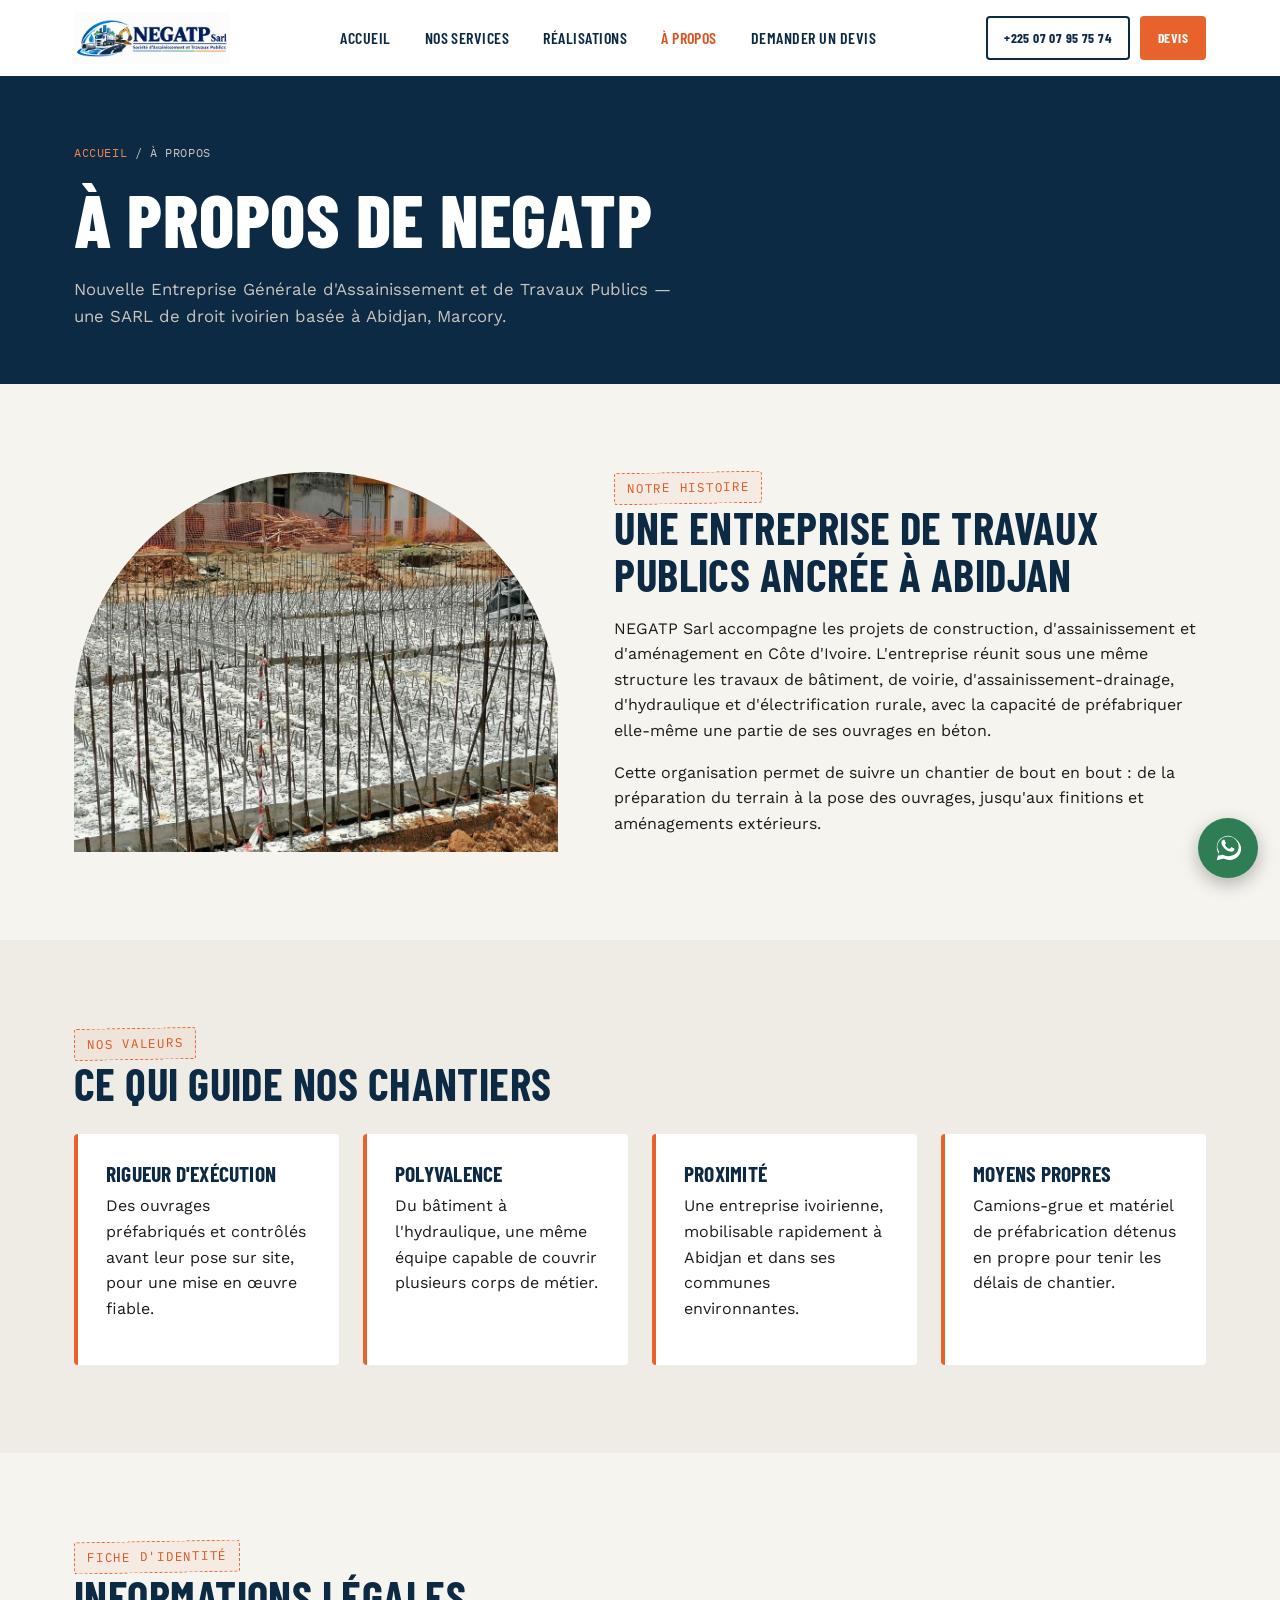
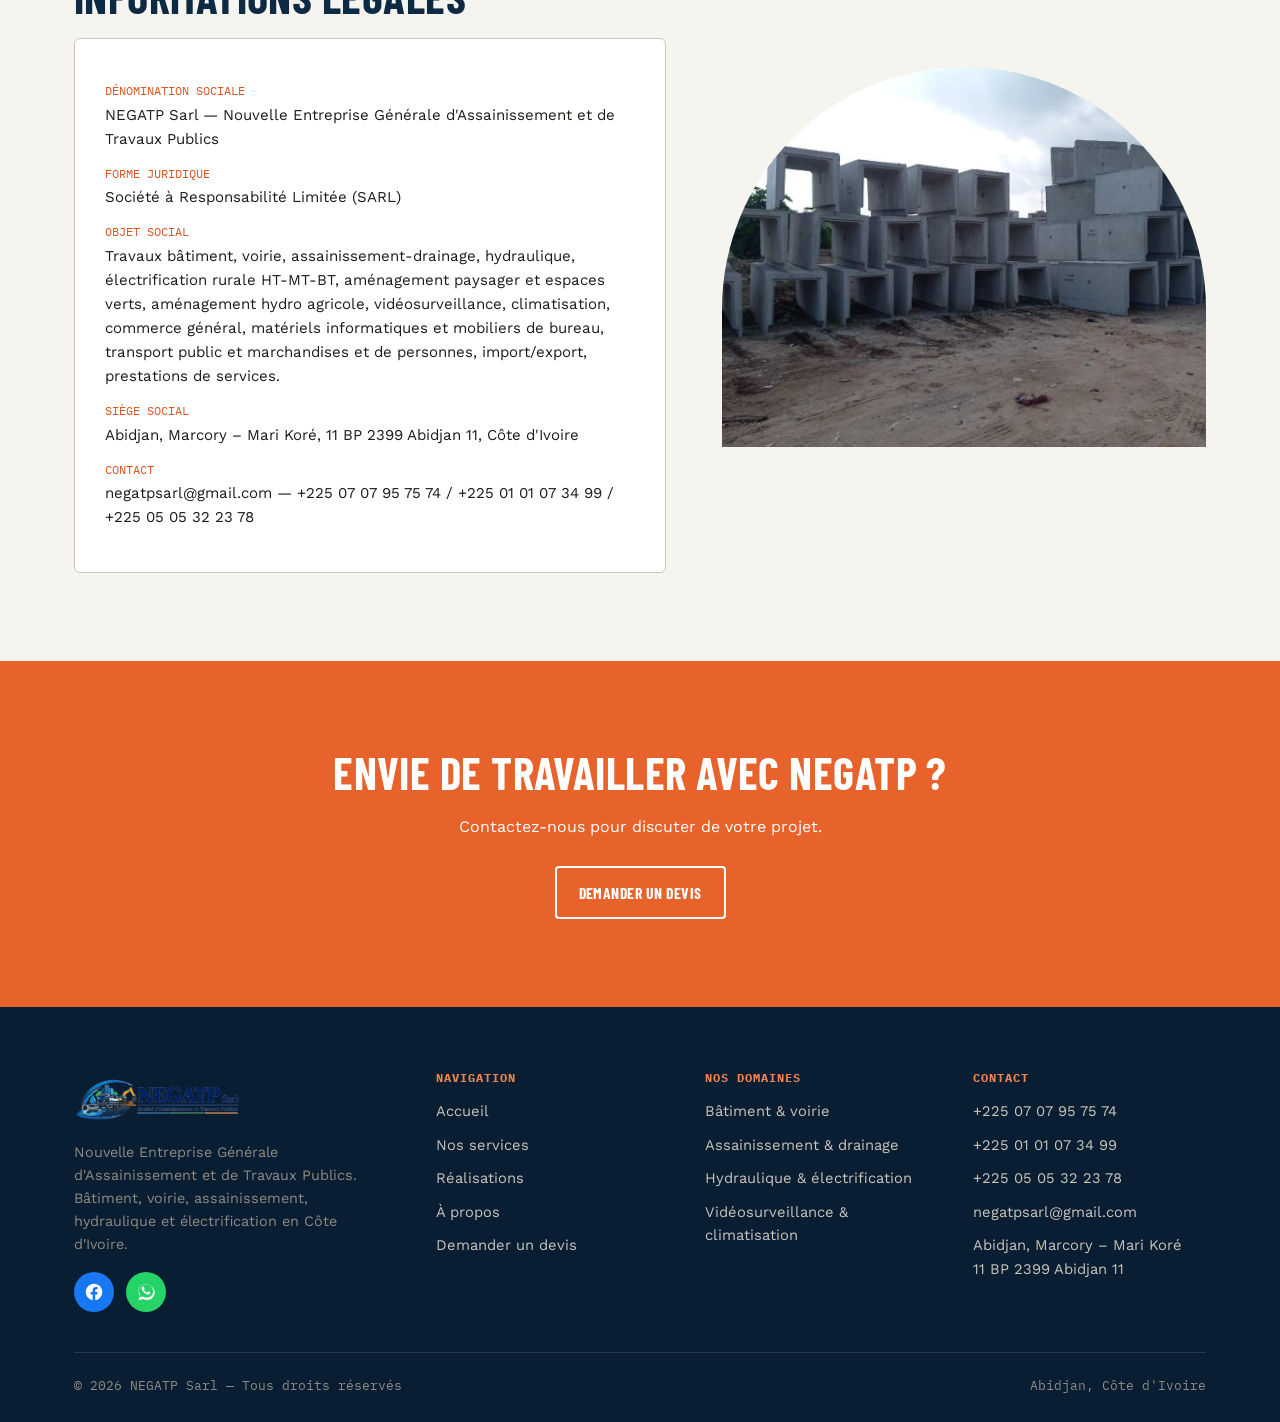
<file: apropos.html>
<!DOCTYPE html>
<html lang="fr">
<head>
<meta charset="UTF-8">
<meta name="viewport" content="width=device-width, initial-scale=1.0">
<title>À propos — NEGATP Sarl</title>
<meta name="description" content="NEGATP Sarl, Nouvelle Entreprise Générale d'Assainissement et de Travaux Publics, basée à Abidjan, Marcory.">
<meta name="robots" content="index, follow">
<link rel="canonical" href="https://www.votre-domaine.ci/apropos.html">
<meta property="og:type" content="website">
<meta property="og:locale" content="fr_CI">
<meta property="og:site_name" content="NEGATP Sarl">
<meta property="og:title" content="À propos — NEGATP Sarl">
<meta property="og:description" content="NEGATP Sarl, Nouvelle Entreprise Générale d'Assainissement et de Travaux Publics, basée à Abidjan, Marcory.">
<meta property="og:url" content="https://www.votre-domaine.ci/apropos.html">
<meta property="og:image" content="https://www.votre-domaine.ci/images/logo/logo.png">
<link rel="preconnect" href="https://fonts.googleapis.com">
<link href="https://fonts.googleapis.com/css2?family=Barlow+Condensed:wght@600;700;800&family=Work+Sans:wght@400;500;600&family=IBM+Plex+Mono:wght@500;600&display=swap" rel="stylesheet">
<link rel="stylesheet" href="css/style.css">
</head>
<body>

<header class="site-header">
  <div class="header-inner">
    <a href="index.html" class="brand">
      <img src="images/logo/logo.png" alt="NEGATP Sarl — Société d'Assainissement et Travaux Publics">
    </a>
    <nav class="main-nav">
      <a href="index.html">Accueil</a>
      <a href="services.html">Nos services</a>
      <a href="realisations.html">Réalisations</a>
      <a href="apropos.html" class="active">À propos</a>
      <a href="devis.html">Demander un devis</a>
    </nav>
    <div class="header-cta">
      <a href="tel:+2250707957574" class="btn btn-outline btn-sm"><svg class="ic-phone" viewBox="0 0 24 24" fill="currentColor"><path d="M6.6 10.8c1.4 2.7 3.6 4.9 6.3 6.3l2.1-2.1c.3-.3.7-.4 1-.2 1.1.4 2.3.6 3.5.6.6 0 1 .4 1 1V20c0 .6-.4 1-1 1C10.9 21 3 13.1 3 3.5c0-.6.4-1 1-1h3.6c.6 0 1 .4 1 1 0 1.2.2 2.4.6 3.5.1.4 0 .8-.2 1.1L6.6 10.8z"/></svg><span class="txt">+225 07 07 95 75 74</span></a>
      <a href="devis.html" class="btn btn-orange btn-sm">Devis</a>
      <button class="nav-toggle" aria-label="Ouvrir le menu"><span></span><span></span><span></span></button>
    </div>
  </div>
</header>

<main>

  <section class="page-hero">
    <div class="container">
      <div class="breadcrumb"><a href="index.html">Accueil</a> / À propos</div>
      <h1>À propos de NEGATP</h1>
      <p>Nouvelle Entreprise Générale d'Assainissement et de Travaux Publics — une SARL de droit ivoirien basée à Abidjan, Marcory.</p>
    </div>
  </section>

  <section>
    <div class="container split">
      <div class="split-visual">
        <div class="arch-frame"><img src="images/gallery/image17.jpg" alt="Équipe et matériel NEGATP sur chantier" data-fallback-label="IMAGE8.JPG"></div>
      </div>
      <div>
        <span class="stamp">Notre histoire</span>
        <h2>Une entreprise de travaux publics ancrée à Abidjan</h2>
        <p>NEGATP Sarl accompagne les projets de construction, d'assainissement et d'aménagement en Côte d'Ivoire. L'entreprise réunit sous une même structure les travaux de bâtiment, de voirie, d'assainissement-drainage, d'hydraulique et d'électrification rurale, avec la capacité de préfabriquer elle-même une partie de ses ouvrages en béton.</p>
        <p>Cette organisation permet de suivre un chantier de bout en bout : de la préparation du terrain à la pose des ouvrages, jusqu'aux finitions et aménagements extérieurs.</p>
      </div>
    </div>
  </section>

  <section class="section-alt">
    <div class="container">
      <span class="stamp">Nos valeurs</span>
      <h2 style="margin-bottom:0.6em;">Ce qui guide nos chantiers</h2>
      <div class="value-grid">
        <div class="value-card">
          <h3>Rigueur d'exécution</h3>
          <p>Des ouvrages préfabriqués et contrôlés avant leur pose sur site, pour une mise en œuvre fiable.</p>
        </div>
        <div class="value-card">
          <h3>Polyvalence</h3>
          <p>Du bâtiment à l'hydraulique, une même équipe capable de couvrir plusieurs corps de métier.</p>
        </div>
        <div class="value-card">
          <h3>Proximité</h3>
          <p>Une entreprise ivoirienne, mobilisable rapidement à Abidjan et dans ses communes environnantes.</p>
        </div>
        <div class="value-card">
          <h3>Moyens propres</h3>
          <p>Camions-grue et matériel de préfabrication détenus en propre pour tenir les délais de chantier.</p>
        </div>
      </div>
    </div>
  </section>

  <section>
    <div class="container split reverse">
      <div class="split-visual">
        <div class="arch-frame"><img src="images/gallery/image21.jpg" alt="Ouvrages de drainage préfabriqués" data-fallback-label="IMAGE9.JPG"></div>
      </div>
      <div>
        <span class="stamp">Fiche d'identité</span>
        <h2>Informations légales</h2>
        <div class="legal-box">
          <dl>
            <dt>Dénomination sociale</dt>
            <dd>NEGATP Sarl — Nouvelle Entreprise Générale d'Assainissement et de Travaux Publics</dd>
            <dt>Forme juridique</dt>
            <dd>Société à Responsabilité Limitée (SARL)</dd>
            <dt>Objet social</dt>
            <dd>Travaux bâtiment, voirie, assainissement-drainage, hydraulique, électrification rurale HT-MT-BT, aménagement paysager et espaces verts, aménagement hydro agricole, vidéosurveillance, climatisation, commerce général, matériels informatiques et mobiliers de bureau, transport public et marchandises et de personnes, import/export, prestations de services.</dd>
            <dt>Siège social</dt>
            <dd>Abidjan, Marcory – Mari Koré, 11 BP 2399 Abidjan 11, Côte d'Ivoire</dd>
            <dt>Contact</dt>
            <dd>negatpsarl@gmail.com — +225 07 07 95 75 74 / +225 01 01 07 34 99 / +225 05 05 32 23 78</dd>
          </dl>
        </div>
      </div>
    </div>
  </section>

  <section class="cta-band">
    <div class="container">
      <h2>Envie de travailler avec NEGATP ?</h2>
      <p>Contactez-nous pour discuter de votre projet.</p>
      <a href="devis.html" class="btn btn-outline-light">Demander un devis</a>
    </div>
  </section>

</main>

<footer class="site-footer">
  <div class="container">
    <div class="footer-grid">
      <div class="footer-brand">
        <img src="images/logo/logo-transparent.png" alt="NEGATP Sarl">
        <p>Nouvelle Entreprise Générale d'Assainissement et de Travaux Publics. Bâtiment, voirie, assainissement, hydraulique et électrification en Côte d'Ivoire.</p>
        <div class="footer-social">
          <a href="https://www.facebook.com/profile.php?id=61593699897939&name=xhp_nt__fb__action__open_user" target="_blank" rel="noopener" aria-label="Facebook" class="fb-icon">
            <svg width="20" height="20" viewBox="0 0 24 24" fill="currentColor"><path d="M22 12a10 10 0 1 0-11.6 9.9v-7H7.9V12h2.5V9.8c0-2.5 1.5-3.9 3.8-3.9 1.1 0 2.2.2 2.2.2v2.5h-1.3c-1.2 0-1.6.8-1.6 1.6V12h2.8l-.4 2.9h-2.4v7A10 10 0 0 0 22 12z"/></svg>
          </a>
          <a href="https://wa.me/2250707957574" target="_blank" rel="noopener" aria-label="WhatsApp" class="wa-icon">
            <svg width="20" height="20" viewBox="0 0 32 32" fill="currentColor"><path d="M16 3C9.4 3 4 8.4 4 15c0 2.4.7 4.6 1.9 6.5L4 29l7.7-1.8c1.9 1 4 1.6 6.3 1.6 6.6 0 12-5.4 12-12S22.6 3 16 3zm0 21.8c-2 0-3.9-.5-5.5-1.5l-.4-.2-4.6 1.1 1.1-4.5-.3-.4C5.2 17.7 4.6 16 4.6 15c0-6.3 5.1-11.4 11.4-11.4S27.4 8.7 27.4 15 22.3 24.8 16 24.8zm6.3-8.5c-.3-.2-2-1-2.3-1.1-.3-.1-.5-.2-.8.2-.2.3-.9 1.1-1.1 1.3-.2.2-.4.2-.7.1-.3-.2-1.4-.5-2.7-1.7-1-.9-1.7-2-1.9-2.3-.2-.3 0-.5.1-.7.1-.1.3-.4.5-.5.2-.2.2-.3.3-.5.1-.2 0-.4 0-.6 0-.2-.8-1.9-1.1-2.6-.3-.7-.6-.6-.8-.6h-.7c-.2 0-.6.1-.9.4-.3.3-1.2 1.1-1.2 2.8s1.2 3.3 1.4 3.5c.2.2 2.4 3.7 5.8 5.1.8.3 1.4.5 1.9.7.8.2 1.5.2 2.1.1.6-.1 2-.8 2.3-1.6.3-.8.3-1.4.2-1.6-.1-.1-.3-.2-.6-.4z"/></svg>
          </a>
        </div>
      </div>
      <div class="footer-col">
        <h4>Navigation</h4>
        <ul>
          <li><a href="index.html">Accueil</a></li>
          <li><a href="services.html">Nos services</a></li>
          <li><a href="realisations.html">Réalisations</a></li>
          <li><a href="apropos.html">À propos</a></li>
          <li><a href="devis.html">Demander un devis</a></li>
        </ul>
      </div>
      <div class="footer-col">
        <h4>Nos domaines</h4>
        <ul>
          <li><a href="services.html">Bâtiment &amp; voirie</a></li>
          <li><a href="services.html">Assainissement &amp; drainage</a></li>
          <li><a href="services.html">Hydraulique &amp; électrification</a></li>
          <li><a href="services.html">Vidéosurveillance &amp; climatisation</a></li>
        </ul>
      </div>
      <div class="footer-col">
        <h4>Contact</h4>
        <ul>
          <li><a href="tel:+2250707957574">+225 07 07 95 75 74</a></li>
          <li><a href="tel:+2250101073499">+225 01 01 07 34 99</a></li>
          <li><a href="tel:+2250505322378">+225 05 05 32 23 78</a></li>
          <li><a href="mailto:negatpsarl@gmail.com">negatpsarl@gmail.com</a></li>
          <li>Abidjan, Marcory – Mari Koré<br>11 BP 2399 Abidjan 11</li>
        </ul>
      </div>
    </div>
    <div class="footer-bottom">
      <span>© 2026 NEGATP Sarl — Tous droits réservés</span>
      <span>Abidjan, Côte d'Ivoire</span>
    </div>
  </div>
</footer>

<a class="wa-float" href="https://wa.me/2250707957574" target="_blank" rel="noopener" aria-label="Discuter sur WhatsApp">
  <svg viewBox="0 0 32 32"><path d="M16 3C9.4 3 4 8.4 4 15c0 2.4.7 4.6 1.9 6.5L4 29l7.7-1.8c1.9 1 4 1.6 6.3 1.6 6.6 0 12-5.4 12-12S22.6 3 16 3zm0 21.8c-2 0-3.9-.5-5.5-1.5l-.4-.2-4.6 1.1 1.1-4.5-.3-.4C5.2 17.7 4.6 16 4.6 15c0-6.3 5.1-11.4 11.4-11.4S27.4 8.7 27.4 15 22.3 24.8 16 24.8zm6.3-8.5c-.3-.2-2-1-2.3-1.1-.3-.1-.5-.2-.8.2-.2.3-.9 1.1-1.1 1.3-.2.2-.4.2-.7.1-.3-.2-1.4-.5-2.7-1.7-1-.9-1.7-2-1.9-2.3-.2-.3 0-.5.1-.7.1-.1.3-.4.5-.5.2-.2.2-.3.3-.5.1-.2 0-.4 0-.6 0-.2-.8-1.9-1.1-2.6-.3-.7-.6-.6-.8-.6h-.7c-.2 0-.6.1-.9.4-.3.3-1.2 1.1-1.2 2.8s1.2 3.3 1.4 3.5c.2.2 2.4 3.7 5.8 5.1.8.3 1.4.5 1.9.7.8.2 1.5.2 2.1.1.6-.1 2-.8 2.3-1.6.3-.8.3-1.4.2-1.6-.1-.1-.3-.2-.6-.4z"/></svg>
</a>

<script src="js/main.js"></script>
</body>
</html>
</file>
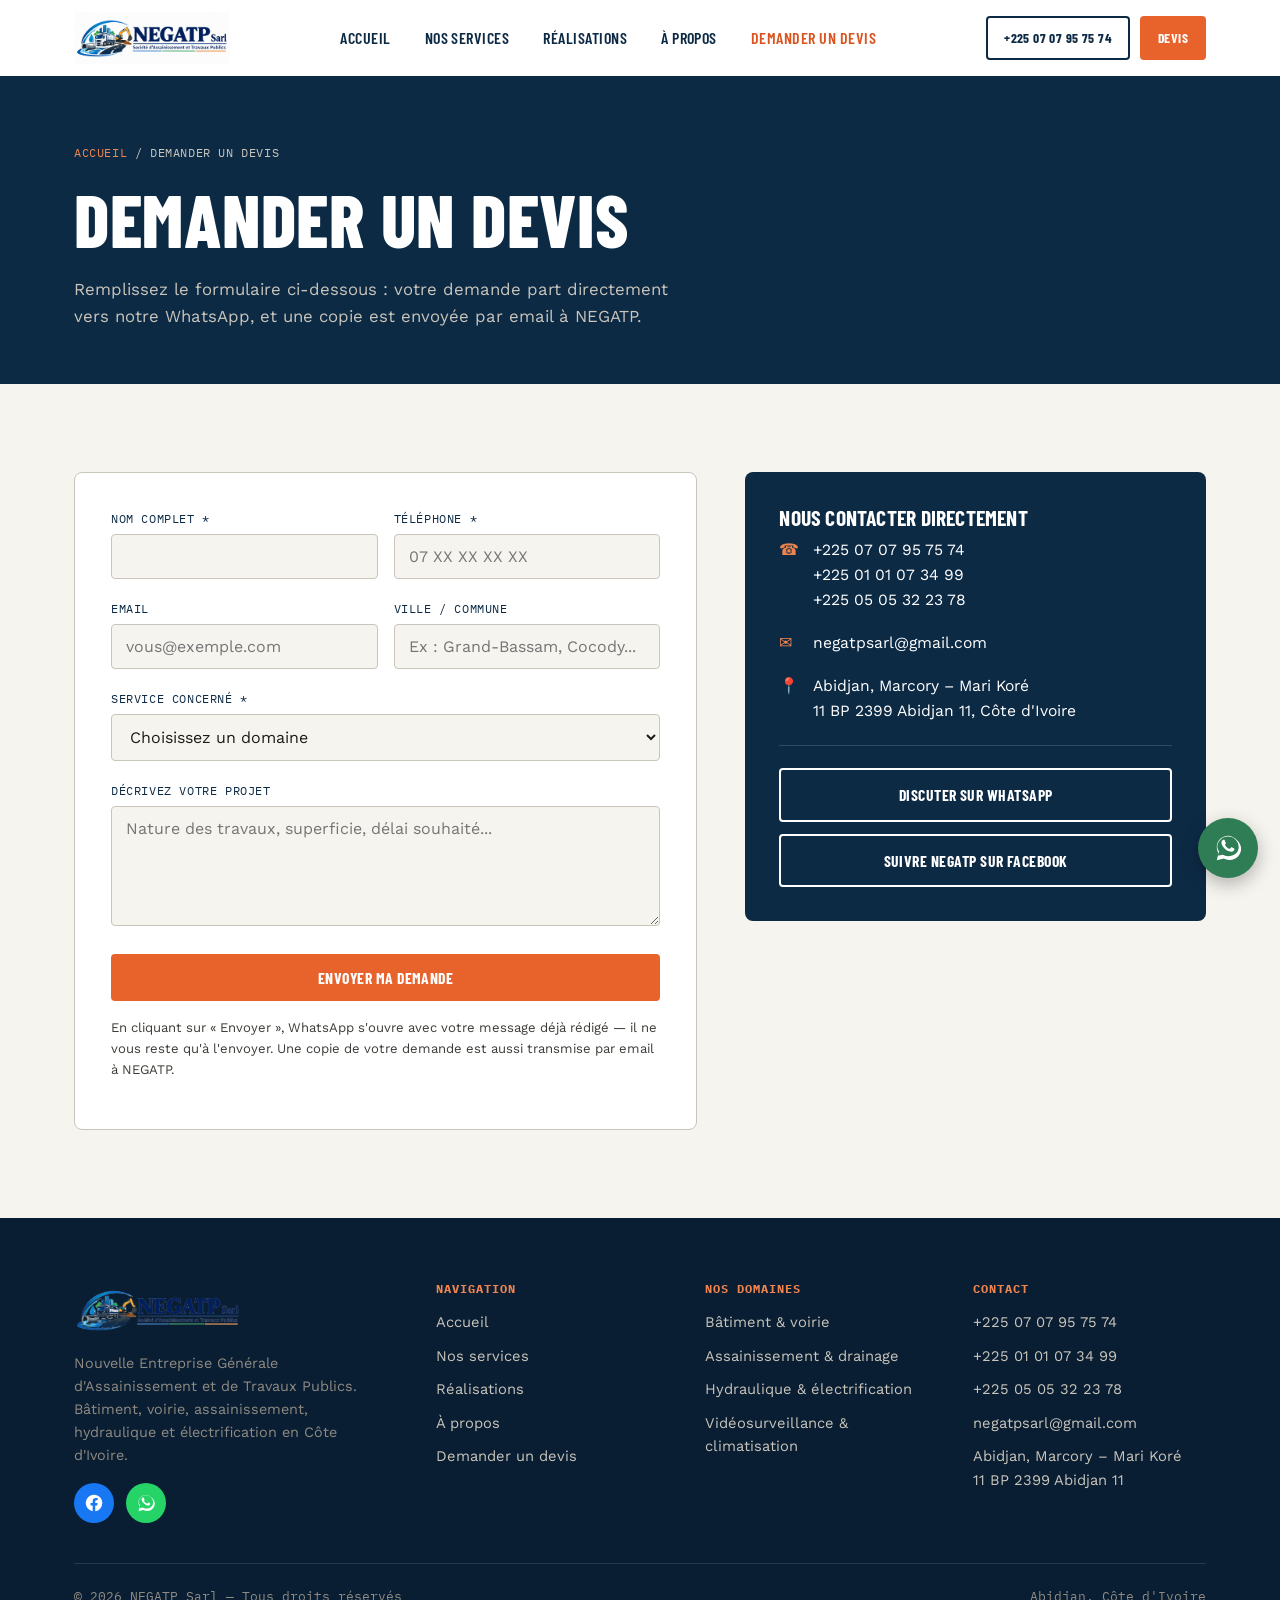
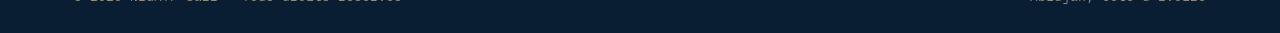
<file: devis.html>
<!DOCTYPE html>
<html lang="fr">
<head>
<meta charset="UTF-8">
<meta name="viewport" content="width=device-width, initial-scale=1.0">
<title>Demander un devis — NEGATP Sarl</title>
<meta name="description" content="Demandez un devis à NEGATP Sarl pour vos travaux de bâtiment, voirie, assainissement ou hydraulique en Côte d'Ivoire.">
<meta name="robots" content="index, follow">
<link rel="canonical" href="https://www.votre-domaine.ci/devis.html">
<meta property="og:type" content="website">
<meta property="og:locale" content="fr_CI">
<meta property="og:site_name" content="NEGATP Sarl">
<meta property="og:title" content="Demander un devis — NEGATP Sarl">
<meta property="og:description" content="Demandez un devis à NEGATP Sarl pour vos travaux en Côte d'Ivoire.">
<meta property="og:url" content="https://www.votre-domaine.ci/devis.html">
<meta property="og:image" content="https://www.votre-domaine.ci/images/logo/logo.png">
<link rel="preconnect" href="https://fonts.googleapis.com">
<link href="https://fonts.googleapis.com/css2?family=Barlow+Condensed:wght@600;700;800&family=Work+Sans:wght@400;500;600&family=IBM+Plex+Mono:wght@500;600&display=swap" rel="stylesheet">
<link rel="stylesheet" href="css/style.css">
</head>
<body>

<header class="site-header">
  <div class="header-inner">
    <a href="index.html" class="brand">
      <img src="images/logo/logo.png" alt="NEGATP Sarl — Société d'Assainissement et Travaux Publics">
    </a>
    <nav class="main-nav">
      <a href="index.html">Accueil</a>
      <a href="services.html">Nos services</a>
      <a href="realisations.html">Réalisations</a>
      <a href="apropos.html">À propos</a>
      <a href="devis.html" class="active">Demander un devis</a>
    </nav>
    <div class="header-cta">
      <a href="tel:+2250707957574" class="btn btn-outline btn-sm"><svg class="ic-phone" viewBox="0 0 24 24" fill="currentColor"><path d="M6.6 10.8c1.4 2.7 3.6 4.9 6.3 6.3l2.1-2.1c.3-.3.7-.4 1-.2 1.1.4 2.3.6 3.5.6.6 0 1 .4 1 1V20c0 .6-.4 1-1 1C10.9 21 3 13.1 3 3.5c0-.6.4-1 1-1h3.6c.6 0 1 .4 1 1 0 1.2.2 2.4.6 3.5.1.4 0 .8-.2 1.1L6.6 10.8z"/></svg><span class="txt">+225 07 07 95 75 74</span></a>
      <a href="devis.html" class="btn btn-orange btn-sm">Devis</a>
      <button class="nav-toggle" aria-label="Ouvrir le menu"><span></span><span></span><span></span></button>
    </div>
  </div>
</header>

<main>

  <section class="page-hero">
    <div class="container">
      <div class="breadcrumb"><a href="index.html">Accueil</a> / Demander un devis</div>
      <h1>Demander un devis</h1>
      <p>Remplissez le formulaire ci-dessous : votre demande part directement vers notre WhatsApp, et une copie est envoyée par email à NEGATP.</p>
    </div>
  </section>

  <section>
    <div class="container devis-layout">

      <div class="form-card">
        <form id="devis-form">

          <div class="form-row two">
            <div>
              <label for="nom">Nom complet *</label>
              <input type="text" id="nom" name="nom" required>
            </div>
            <div>
              <label for="telephone">Téléphone *</label>
              <input type="tel" id="telephone" name="telephone" required placeholder="07 XX XX XX XX">
            </div>
          </div>

          <div class="form-row two">
            <div>
              <label for="email">Email</label>
              <input type="email" id="email" name="email" placeholder="vous@exemple.com">
            </div>
            <div>
              <label for="ville">Ville / Commune</label>
              <input type="text" id="ville" name="ville" placeholder="Ex : Grand-Bassam, Cocody...">
            </div>
          </div>

          <div class="form-row">
            <label for="service">Service concerné *</label>
            <select id="service" name="service" required>
              <option value="" disabled selected>Choisissez un domaine</option>
              <option>Travaux bâtiment</option>
              <option>Voirie</option>
              <option>Assainissement — drainage</option>
              <option>Hydraulique</option>
              <option>Électrification rurale HT-MT-BT</option>
              <option>Aménagement paysager et espaces verts</option>
              <option>Aménagement hydro agricole</option>
              <option>Vidéosurveillance</option>
              <option>Climatisation</option>
              <option>Commerce général</option>
              <option>Matériels informatiques et mobiliers de bureau</option>
              <option>Transport public, marchandises et personnes</option>
              <option>Import / export</option>
              <option>Autre / prestation de services</option>
            </select>
          </div>

          <div class="form-row">
            <label for="message">Décrivez votre projet</label>
            <textarea id="message" name="message" placeholder="Nature des travaux, superficie, délai souhaité..."></textarea>
          </div>

          <button type="submit" class="btn btn-orange" style="width:100%; justify-content:center;">Envoyer ma demande</button>

          <p class="form-note">En cliquant sur « Envoyer », WhatsApp s'ouvre avec votre message déjà rédigé — il ne vous reste qu'à l'envoyer. Une copie de votre demande est aussi transmise par email à NEGATP.</p>

          <div id="form-status" class="form-status"></div>
        </form>
      </div>

      <div class="contact-block">
        <h3>Nous contacter directement</h3>

        <div class="contact-line">
          <span class="ic">☎</span>
          <span>+225 07 07 95 75 74<br>+225 01 01 07 34 99<br>+225 05 05 32 23 78</span>
        </div>
        <div class="contact-line">
          <span class="ic">✉</span>
          <span><a href="mailto:negatpsarl@gmail.com">negatpsarl@gmail.com</a></span>
        </div>
        <div class="contact-line">
          <span class="ic">📍</span>
          <span>Abidjan, Marcory – Mari Koré<br>11 BP 2399 Abidjan 11, Côte d'Ivoire</span>
        </div>

        <hr>

        <a href="https://wa.me/2250707957574" target="_blank" rel="noopener" class="btn btn-outline-light" style="width:100%; justify-content:center; margin-bottom:12px;">Discuter sur WhatsApp</a>
        <a href="https://www.facebook.com/profile.php?id=61593699897939&name=xhp_nt__fb__action__open_user" target="_blank" rel="noopener" class="btn btn-outline-light" style="width:100%; justify-content:center;">Suivre NEGATP sur Facebook</a>
      </div>

    </div>
  </section>

</main>

<footer class="site-footer">
  <div class="container">
    <div class="footer-grid">
      <div class="footer-brand">
        <img src="images/logo/logo-transparent.png" alt="NEGATP Sarl">
        <p>Nouvelle Entreprise Générale d'Assainissement et de Travaux Publics. Bâtiment, voirie, assainissement, hydraulique et électrification en Côte d'Ivoire.</p>
        <div class="footer-social">
          <a href="https://www.facebook.com/profile.php?id=61593699897939&name=xhp_nt__fb__action__open_user" target="_blank" rel="noopener" aria-label="Facebook" class="fb-icon">
            <svg width="20" height="20" viewBox="0 0 24 24" fill="currentColor"><path d="M22 12a10 10 0 1 0-11.6 9.9v-7H7.9V12h2.5V9.8c0-2.5 1.5-3.9 3.8-3.9 1.1 0 2.2.2 2.2.2v2.5h-1.3c-1.2 0-1.6.8-1.6 1.6V12h2.8l-.4 2.9h-2.4v7A10 10 0 0 0 22 12z"/></svg>
          </a>
          <a href="https://wa.me/2250707957574" target="_blank" rel="noopener" aria-label="WhatsApp" class="wa-icon">
            <svg width="20" height="20" viewBox="0 0 32 32" fill="currentColor"><path d="M16 3C9.4 3 4 8.4 4 15c0 2.4.7 4.6 1.9 6.5L4 29l7.7-1.8c1.9 1 4 1.6 6.3 1.6 6.6 0 12-5.4 12-12S22.6 3 16 3zm0 21.8c-2 0-3.9-.5-5.5-1.5l-.4-.2-4.6 1.1 1.1-4.5-.3-.4C5.2 17.7 4.6 16 4.6 15c0-6.3 5.1-11.4 11.4-11.4S27.4 8.7 27.4 15 22.3 24.8 16 24.8zm6.3-8.5c-.3-.2-2-1-2.3-1.1-.3-.1-.5-.2-.8.2-.2.3-.9 1.1-1.1 1.3-.2.2-.4.2-.7.1-.3-.2-1.4-.5-2.7-1.7-1-.9-1.7-2-1.9-2.3-.2-.3 0-.5.1-.7.1-.1.3-.4.5-.5.2-.2.2-.3.3-.5.1-.2 0-.4 0-.6 0-.2-.8-1.9-1.1-2.6-.3-.7-.6-.6-.8-.6h-.7c-.2 0-.6.1-.9.4-.3.3-1.2 1.1-1.2 2.8s1.2 3.3 1.4 3.5c.2.2 2.4 3.7 5.8 5.1.8.3 1.4.5 1.9.7.8.2 1.5.2 2.1.1.6-.1 2-.8 2.3-1.6.3-.8.3-1.4.2-1.6-.1-.1-.3-.2-.6-.4z"/></svg>
          </a>
        </div>
      </div>
      <div class="footer-col">
        <h4>Navigation</h4>
        <ul>
          <li><a href="index.html">Accueil</a></li>
          <li><a href="services.html">Nos services</a></li>
          <li><a href="realisations.html">Réalisations</a></li>
          <li><a href="apropos.html">À propos</a></li>
          <li><a href="devis.html">Demander un devis</a></li>
        </ul>
      </div>
      <div class="footer-col">
        <h4>Nos domaines</h4>
        <ul>
          <li><a href="services.html">Bâtiment &amp; voirie</a></li>
          <li><a href="services.html">Assainissement &amp; drainage</a></li>
          <li><a href="services.html">Hydraulique &amp; électrification</a></li>
          <li><a href="services.html">Vidéosurveillance &amp; climatisation</a></li>
        </ul>
      </div>
      <div class="footer-col">
        <h4>Contact</h4>
        <ul>
          <li><a href="tel:+2250707957574">+225 07 07 95 75 74</a></li>
          <li><a href="tel:+2250101073499">+225 01 01 07 34 99</a></li>
          <li><a href="tel:+2250505322378">+225 05 05 32 23 78</a></li>
          <li><a href="mailto:negatpsarl@gmail.com">negatpsarl@gmail.com</a></li>
          <li>Abidjan, Marcory – Mari Koré<br>11 BP 2399 Abidjan 11</li>
        </ul>
      </div>
    </div>
    <div class="footer-bottom">
      <span>© 2026 NEGATP Sarl — Tous droits réservés</span>
      <span>Abidjan, Côte d'Ivoire</span>
    </div>
  </div>
</footer>

<a class="wa-float" href="https://wa.me/2250707957574" target="_blank" rel="noopener" aria-label="Discuter sur WhatsApp">
  <svg viewBox="0 0 32 32"><path d="M16 3C9.4 3 4 8.4 4 15c0 2.4.7 4.6 1.9 6.5L4 29l7.7-1.8c1.9 1 4 1.6 6.3 1.6 6.6 0 12-5.4 12-12S22.6 3 16 3zm0 21.8c-2 0-3.9-.5-5.5-1.5l-.4-.2-4.6 1.1 1.1-4.5-.3-.4C5.2 17.7 4.6 16 4.6 15c0-6.3 5.1-11.4 11.4-11.4S27.4 8.7 27.4 15 22.3 24.8 16 24.8zm6.3-8.5c-.3-.2-2-1-2.3-1.1-.3-.1-.5-.2-.8.2-.2.3-.9 1.1-1.1 1.3-.2.2-.4.2-.7.1-.3-.2-1.4-.5-2.7-1.7-1-.9-1.7-2-1.9-2.3-.2-.3 0-.5.1-.7.1-.1.3-.4.5-.5.2-.2.2-.3.3-.5.1-.2 0-.4 0-.6 0-.2-.8-1.9-1.1-2.6-.3-.7-.6-.6-.8-.6h-.7c-.2 0-.6.1-.9.4-.3.3-1.2 1.1-1.2 2.8s1.2 3.3 1.4 3.5c.2.2 2.4 3.7 5.8 5.1.8.3 1.4.5 1.9.7.8.2 1.5.2 2.1.1.6-.1 2-.8 2.3-1.6.3-.8.3-1.4.2-1.6-.1-.1-.3-.2-.6-.4z"/></svg>
</a>

<script src="js/main.js"></script>
</body>
</html>
</file>
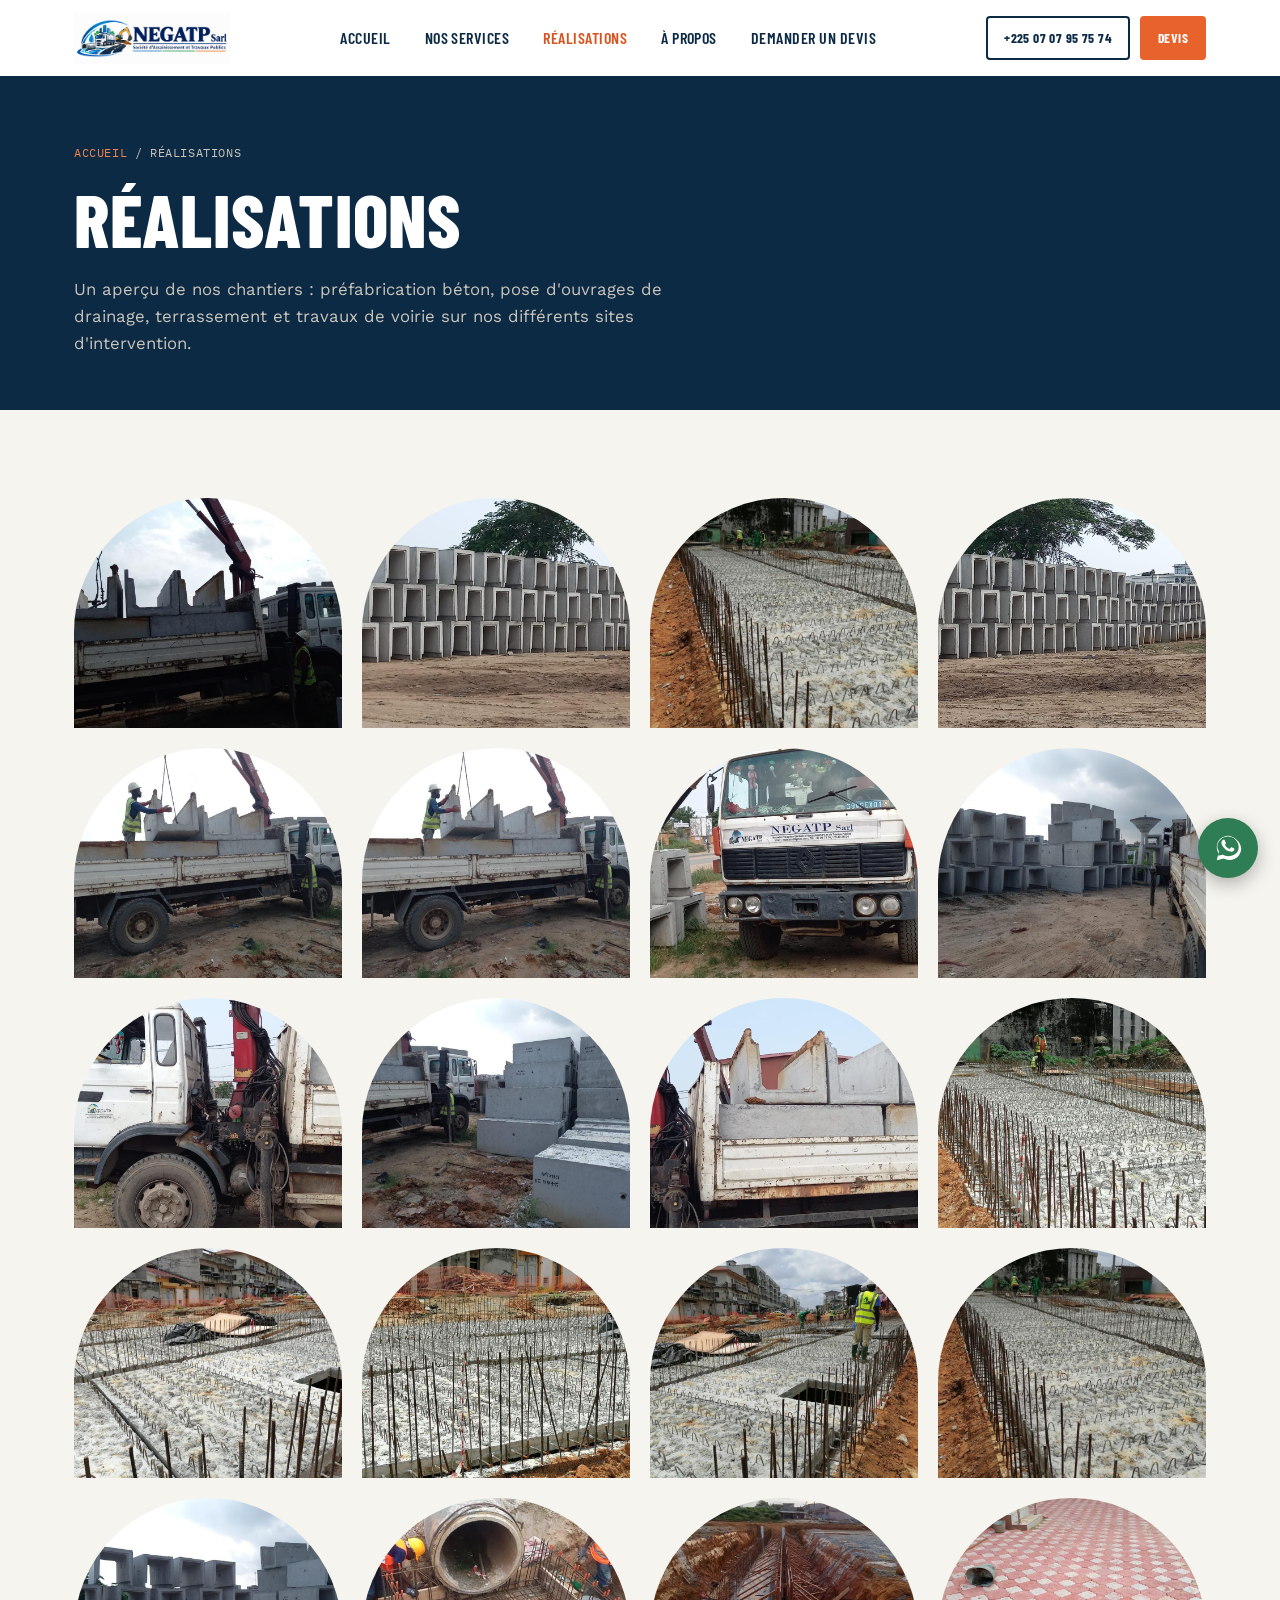
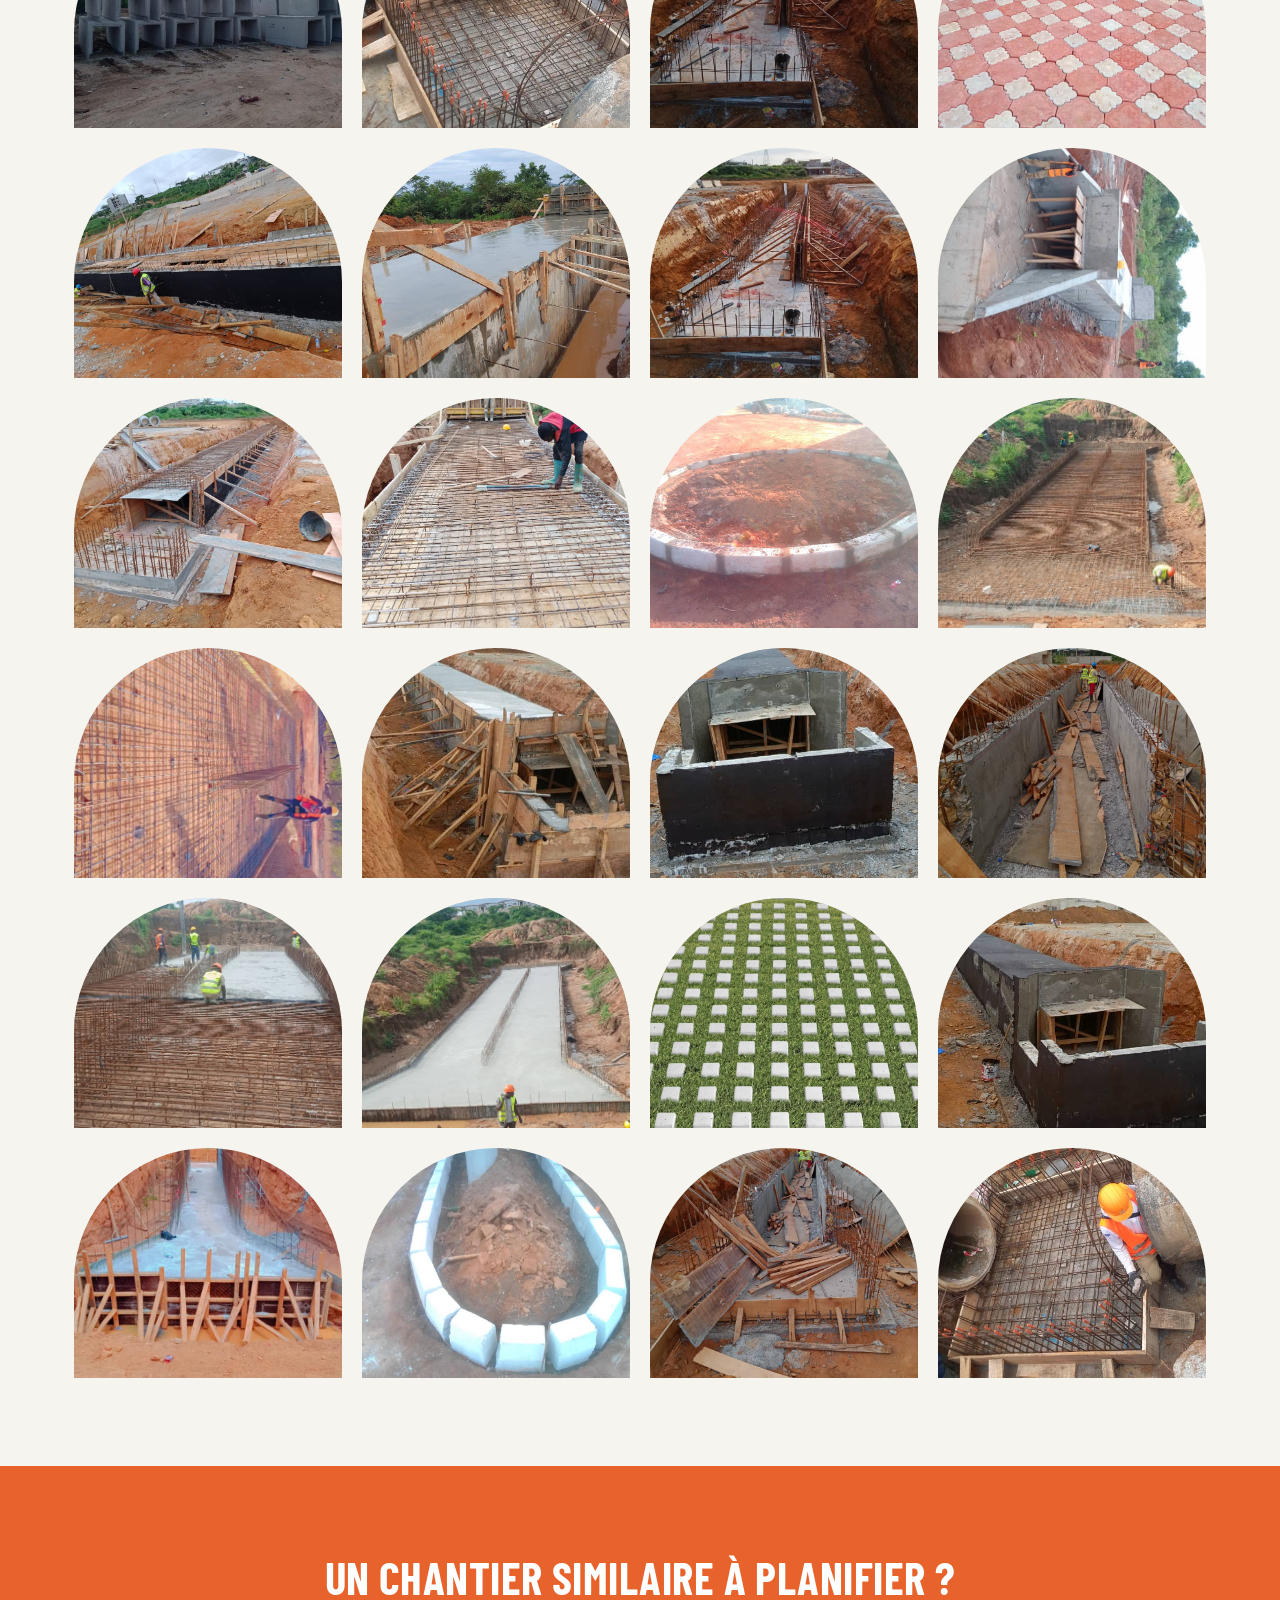
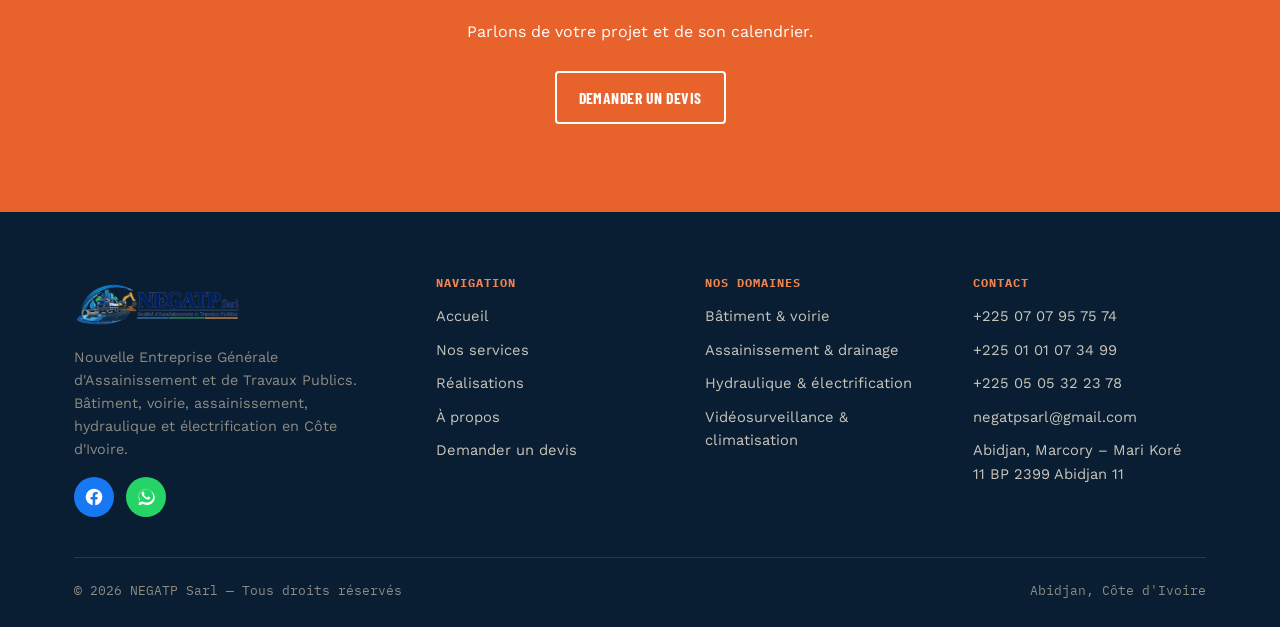
<file: realisations.html>
<!DOCTYPE html>
<html lang="fr">
<head>
<meta charset="UTF-8">
<meta name="viewport" content="width=device-width, initial-scale=1.0">
<title>Réalisations — NEGATP Sarl</title>
<meta name="description" content="Découvrez les chantiers réalisés par NEGATP Sarl : bâtiment, voirie, assainissement-drainage et hydraulique en Côte d'Ivoire.">
<meta name="robots" content="index, follow">
<link rel="canonical" href="https://www.votre-domaine.ci/realisations.html">
<meta property="og:type" content="website">
<meta property="og:locale" content="fr_CI">
<meta property="og:site_name" content="NEGATP Sarl">
<meta property="og:title" content="Réalisations — NEGATP Sarl">
<meta property="og:description" content="Un aperçu des chantiers réalisés par NEGATP Sarl en Côte d'Ivoire.">
<meta property="og:url" content="https://www.votre-domaine.ci/realisations.html">
<meta property="og:image" content="https://www.votre-domaine.ci/images/logo/logo.png">
<link rel="preconnect" href="https://fonts.googleapis.com">
<link href="https://fonts.googleapis.com/css2?family=Barlow+Condensed:wght@600;700;800&family=Work+Sans:wght@400;500;600&family=IBM+Plex+Mono:wght@500;600&display=swap" rel="stylesheet">
<link rel="stylesheet" href="css/style.css">
</head>
<body>

<header class="site-header">
  <div class="header-inner">
    <a href="index.html" class="brand">
      <img src="images/logo/logo.png" alt="NEGATP Sarl — Société d'Assainissement et Travaux Publics">
    </a>
    <nav class="main-nav">
      <a href="index.html">Accueil</a>
      <a href="services.html">Nos services</a>
      <a href="realisations.html" class="active">Réalisations</a>
      <a href="apropos.html">À propos</a>
      <a href="devis.html">Demander un devis</a>
    </nav>
    <div class="header-cta">
      <a href="tel:+2250707957574" class="btn btn-outline btn-sm"><svg class="ic-phone" viewBox="0 0 24 24" fill="currentColor"><path d="M6.6 10.8c1.4 2.7 3.6 4.9 6.3 6.3l2.1-2.1c.3-.3.7-.4 1-.2 1.1.4 2.3.6 3.5.6.6 0 1 .4 1 1V20c0 .6-.4 1-1 1C10.9 21 3 13.1 3 3.5c0-.6.4-1 1-1h3.6c.6 0 1 .4 1 1 0 1.2.2 2.4.6 3.5.1.4 0 .8-.2 1.1L6.6 10.8z"/></svg><span class="txt">+225 07 07 95 75 74</span></a>
      <a href="devis.html" class="btn btn-orange btn-sm">Devis</a>
      <button class="nav-toggle" aria-label="Ouvrir le menu"><span></span><span></span><span></span></button>
    </div>
  </div>
</header>

<main>

  <section class="page-hero">
    <div class="container">
      <div class="breadcrumb"><a href="index.html">Accueil</a> / Réalisations</div>
      <h1>Réalisations</h1>
      <p>Un aperçu de nos chantiers : préfabrication béton, pose d'ouvrages de drainage, terrassement et travaux de voirie sur nos différents sites d'intervention.</p>
    </div>
  </section>

  <section>
    <div class="container">

      <div class="gallery-grid">
        <div class="gallery-item"><div class="arch-frame"><img src="images/gallery/image1.jpg" alt="Chantier NEGATP" data-fallback-label="IMAGE1.JPG"></div></div>
        <div class="gallery-item"><div class="arch-frame"><img src="images/gallery/image2.jpg" alt="Chantier NEGATP" data-fallback-label="IMAGE2.JPG"></div></div>
        <div class="gallery-item"><div class="arch-frame"><img src="images/gallery/image3.jpg" alt="Chantier NEGATP" data-fallback-label="IMAGE3.JPG"></div></div>
        <div class="gallery-item"><div class="arch-frame"><img src="images/gallery/image5.jpg" alt="Chantier NEGATP" data-fallback-label="IMAGE5.JPG"></div></div>
        <div class="gallery-item"><div class="arch-frame"><img src="images/gallery/image6.jpg" alt="Chantier NEGATP" data-fallback-label="IMAGE6.JPG"></div></div>
        <div class="gallery-item"><div class="arch-frame"><img src="images/gallery/image7.jpg" alt="Chantier NEGATP" data-fallback-label="IMAGE7.JPG"></div></div>
        <div class="gallery-item"><div class="arch-frame"><img src="images/gallery/image8.jpg" alt="Chantier NEGATP" data-fallback-label="IMAGE8.JPG"></div></div>
        <div class="gallery-item"><div class="arch-frame"><img src="images/gallery/image10.jpg" alt="Chantier NEGATP" data-fallback-label="IMAGE10.JPG"></div></div>
        <div class="gallery-item"><div class="arch-frame"><img src="images/gallery/image11.jpg" alt="Chantier NEGATP" data-fallback-label="IMAGE11.JPG"></div></div>
        <div class="gallery-item"><div class="arch-frame"><img src="images/gallery/image12.jpg" alt="Chantier NEGATP" data-fallback-label="IMAGE12.JPG"></div></div>
        <div class="gallery-item"><div class="arch-frame"><img src="images/gallery/image13.jpg" alt="Chantier NEGATP" data-fallback-label="IMAGE13.JPG"></div></div>
        <div class="gallery-item"><div class="arch-frame"><img src="images/gallery/image14.jpg" alt="Chantier NEGATP" data-fallback-label="IMAGE14.JPG"></div></div>
        <div class="gallery-item"><div class="arch-frame"><img src="images/gallery/image16.jpg" alt="Chantier NEGATP" data-fallback-label="IMAGE16.JPG"></div></div>
        <div class="gallery-item"><div class="arch-frame"><img src="images/gallery/image17.jpg" alt="Chantier NEGATP" data-fallback-label="IMAGE17.JPG"></div></div>
        <div class="gallery-item"><div class="arch-frame"><img src="images/gallery/image19.jpg" alt="Chantier NEGATP" data-fallback-label="IMAGE19.JPG"></div></div>
        <div class="gallery-item"><div class="arch-frame"><img src="images/gallery/image20.jpg" alt="Chantier NEGATP" data-fallback-label="IMAGE20.JPG"></div></div>
        <div class="gallery-item"><div class="arch-frame"><img src="images/gallery/image21.jpg" alt="Chantier NEGATP" data-fallback-label="IMAGE21.JPG"></div></div>
        <div class="gallery-item"><div class="arch-frame"><img src="images/gallery/image22.jpg" alt="Chantier NEGATP" data-fallback-label="IMAGE22.JPG"></div></div>
        <div class="gallery-item"><div class="arch-frame"><img src="images/gallery/image23.jpg" alt="Chantier NEGATP" data-fallback-label="IMAGE23.JPG"></div></div>
        <div class="gallery-item"><div class="arch-frame"><img src="images/gallery/image24.jpg" alt="Chantier NEGATP" data-fallback-label="IMAGE24.JPG"></div></div>
        <div class="gallery-item"><div class="arch-frame"><img src="images/gallery/image25.jpg" alt="Chantier NEGATP" data-fallback-label="IMAGE25.JPG"></div></div>
        <div class="gallery-item"><div class="arch-frame"><img src="images/gallery/image26.jpg" alt="Chantier NEGATP" data-fallback-label="IMAGE26.JPG"></div></div>
        <div class="gallery-item"><div class="arch-frame"><img src="images/gallery/image27.jpg" alt="Chantier NEGATP" data-fallback-label="IMAGE27.JPG"></div></div>
        <div class="gallery-item"><div class="arch-frame"><img src="images/gallery/image28.jpg" alt="Chantier NEGATP" data-fallback-label="IMAGE28.JPG"></div></div>
        <div class="gallery-item"><div class="arch-frame"><img src="images/gallery/image29.jpg" alt="Chantier NEGATP" data-fallback-label="IMAGE29.JPG"></div></div>
        <div class="gallery-item"><div class="arch-frame"><img src="images/gallery/image30.jpg" alt="Chantier NEGATP" data-fallback-label="IMAGE30.JPG"></div></div>
        <div class="gallery-item"><div class="arch-frame"><img src="images/gallery/image31.jpg" alt="Chantier NEGATP" data-fallback-label="IMAGE31.JPG"></div></div>
        <div class="gallery-item"><div class="arch-frame"><img src="images/gallery/image32.jpg" alt="Chantier NEGATP" data-fallback-label="IMAGE32.JPG"></div></div>
        <div class="gallery-item"><div class="arch-frame"><img src="images/gallery/image33.jpg" alt="Chantier NEGATP" data-fallback-label="IMAGE33.JPG"></div></div>
        <div class="gallery-item"><div class="arch-frame"><img src="images/gallery/image34.jpg" alt="Chantier NEGATP" data-fallback-label="IMAGE34.JPG"></div></div>
        <div class="gallery-item"><div class="arch-frame"><img src="images/gallery/image35.jpg" alt="Chantier NEGATP" data-fallback-label="IMAGE35.JPG"></div></div>
        <div class="gallery-item"><div class="arch-frame"><img src="images/gallery/image36.jpg" alt="Chantier NEGATP" data-fallback-label="IMAGE30.JPG"></div></div>
        <div class="gallery-item"><div class="arch-frame"><img src="images/gallery/image37.jpg" alt="Chantier NEGATP" data-fallback-label="IMAGE31.JPG"></div></div>
        <div class="gallery-item"><div class="arch-frame"><img src="images/gallery/image38.jpg" alt="Chantier NEGATP" data-fallback-label="IMAGE32.JPG"></div></div>
        <div class="gallery-item"><div class="arch-frame"><img src="images/gallery/image39.jpg" alt="Chantier NEGATP" data-fallback-label="IMAGE33.JPG"></div></div>
        <div class="gallery-item"><div class="arch-frame"><img src="images/gallery/image40.jpg" alt="Chantier NEGATP" data-fallback-label="IMAGE34.JPG"></div></div>
        <div class="gallery-item"><div class="arch-frame"><img src="images/gallery/image41.jpg" alt="Chantier NEGATP" data-fallback-label="IMAGE35.JPG"></div></div>
        <div class="gallery-item"><div class="arch-frame"><img src="images/gallery/image42.jpg" alt="Chantier NEGATP" data-fallback-label="IMAGE34.JPG"></div></div>
        <div class="gallery-item"><div class="arch-frame"><img src="images/gallery/image43.jpg" alt="Chantier NEGATP" data-fallback-label="IMAGE35.JPG"></div></div>
         <div class="gallery-item"><div class="arch-frame"><img src="images/gallery/image44.jpg" alt="Chantier NEGATP" data-fallback-label="IMAGE35.JPG"></div></div>
      </div>

    </div>
  </section>

  <section class="cta-band">
    <div class="container">
      <h2>Un chantier similaire à planifier ?</h2>
      <p>Parlons de votre projet et de son calendrier.</p>
      <a href="devis.html" class="btn btn-outline-light">Demander un devis</a>
    </div>
  </section>

</main>

<footer class="site-footer">
  <div class="container">
    <div class="footer-grid">
      <div class="footer-brand">
        <img src="images/logo/logo-transparent.png" alt="NEGATP Sarl">
        <p>Nouvelle Entreprise Générale d'Assainissement et de Travaux Publics. Bâtiment, voirie, assainissement, hydraulique et électrification en Côte d'Ivoire.</p>
        <div class="footer-social">
          <a href="https://www.facebook.com/profile.php?id=61593699897939&name=xhp_nt__fb__action__open_user" target="_blank" rel="noopener" aria-label="Facebook" class="fb-icon">
            <svg width="20" height="20" viewBox="0 0 24 24" fill="currentColor"><path d="M22 12a10 10 0 1 0-11.6 9.9v-7H7.9V12h2.5V9.8c0-2.5 1.5-3.9 3.8-3.9 1.1 0 2.2.2 2.2.2v2.5h-1.3c-1.2 0-1.6.8-1.6 1.6V12h2.8l-.4 2.9h-2.4v7A10 10 0 0 0 22 12z"/></svg>
          </a>
          <a href="https://wa.me/2250707957574" target="_blank" rel="noopener" aria-label="WhatsApp" class="wa-icon">
            <svg width="20" height="20" viewBox="0 0 32 32" fill="currentColor"><path d="M16 3C9.4 3 4 8.4 4 15c0 2.4.7 4.6 1.9 6.5L4 29l7.7-1.8c1.9 1 4 1.6 6.3 1.6 6.6 0 12-5.4 12-12S22.6 3 16 3zm0 21.8c-2 0-3.9-.5-5.5-1.5l-.4-.2-4.6 1.1 1.1-4.5-.3-.4C5.2 17.7 4.6 16 4.6 15c0-6.3 5.1-11.4 11.4-11.4S27.4 8.7 27.4 15 22.3 24.8 16 24.8zm6.3-8.5c-.3-.2-2-1-2.3-1.1-.3-.1-.5-.2-.8.2-.2.3-.9 1.1-1.1 1.3-.2.2-.4.2-.7.1-.3-.2-1.4-.5-2.7-1.7-1-.9-1.7-2-1.9-2.3-.2-.3 0-.5.1-.7.1-.1.3-.4.5-.5.2-.2.2-.3.3-.5.1-.2 0-.4 0-.6 0-.2-.8-1.9-1.1-2.6-.3-.7-.6-.6-.8-.6h-.7c-.2 0-.6.1-.9.4-.3.3-1.2 1.1-1.2 2.8s1.2 3.3 1.4 3.5c.2.2 2.4 3.7 5.8 5.1.8.3 1.4.5 1.9.7.8.2 1.5.2 2.1.1.6-.1 2-.8 2.3-1.6.3-.8.3-1.4.2-1.6-.1-.1-.3-.2-.6-.4z"/></svg>
          </a>
        </div>
      </div>
      <div class="footer-col">
        <h4>Navigation</h4>
        <ul>
          <li><a href="index.html">Accueil</a></li>
          <li><a href="services.html">Nos services</a></li>
          <li><a href="realisations.html">Réalisations</a></li>
          <li><a href="apropos.html">À propos</a></li>
          <li><a href="devis.html">Demander un devis</a></li>
        </ul>
      </div>
      <div class="footer-col">
        <h4>Nos domaines</h4>
        <ul>
          <li><a href="services.html">Bâtiment &amp; voirie</a></li>
          <li><a href="services.html">Assainissement &amp; drainage</a></li>
          <li><a href="services.html">Hydraulique &amp; électrification</a></li>
          <li><a href="services.html">Vidéosurveillance &amp; climatisation</a></li>
        </ul>
      </div>
      <div class="footer-col">
        <h4>Contact</h4>
        <ul>
          <li><a href="tel:+2250707957574">+225 07 07 95 75 74</a></li>
          <li><a href="tel:+2250101073499">+225 01 01 07 34 99</a></li>
          <li><a href="tel:+2250505322378">+225 05 05 32 23 78</a></li>
          <li><a href="mailto:negatpsarl@gmail.com">negatpsarl@gmail.com</a></li>
          <li>Abidjan, Marcory – Mari Koré<br>11 BP 2399 Abidjan 11</li>
        </ul>
      </div>
    </div>
    <div class="footer-bottom">
      <span>© 2026 NEGATP Sarl — Tous droits réservés</span>
      <span>Abidjan, Côte d'Ivoire</span>
    </div>
  </div>
</footer>

<a class="wa-float" href="https://wa.me/2250707957574" target="_blank" rel="noopener" aria-label="Discuter sur WhatsApp">
  <svg viewBox="0 0 32 32"><path d="M16 3C9.4 3 4 8.4 4 15c0 2.4.7 4.6 1.9 6.5L4 29l7.7-1.8c1.9 1 4 1.6 6.3 1.6 6.6 0 12-5.4 12-12S22.6 3 16 3zm0 21.8c-2 0-3.9-.5-5.5-1.5l-.4-.2-4.6 1.1 1.1-4.5-.3-.4C5.2 17.7 4.6 16 4.6 15c0-6.3 5.1-11.4 11.4-11.4S27.4 8.7 27.4 15 22.3 24.8 16 24.8zm6.3-8.5c-.3-.2-2-1-2.3-1.1-.3-.1-.5-.2-.8.2-.2.3-.9 1.1-1.1 1.3-.2.2-.4.2-.7.1-.3-.2-1.4-.5-2.7-1.7-1-.9-1.7-2-1.9-2.3-.2-.3 0-.5.1-.7.1-.1.3-.4.5-.5.2-.2.2-.3.3-.5.1-.2 0-.4 0-.6 0-.2-.8-1.9-1.1-2.6-.3-.7-.6-.6-.8-.6h-.7c-.2 0-.6.1-.9.4-.3.3-1.2 1.1-1.2 2.8s1.2 3.3 1.4 3.5c.2.2 2.4 3.7 5.8 5.1.8.3 1.4.5 1.9.7.8.2 1.5.2 2.1.1.6-.1 2-.8 2.3-1.6.3-.8.3-1.4.2-1.6-.1-.1-.3-.2-.6-.4z"/></svg>
</a>

<script src="js/main.js"></script>
</body>
</html>
</file>
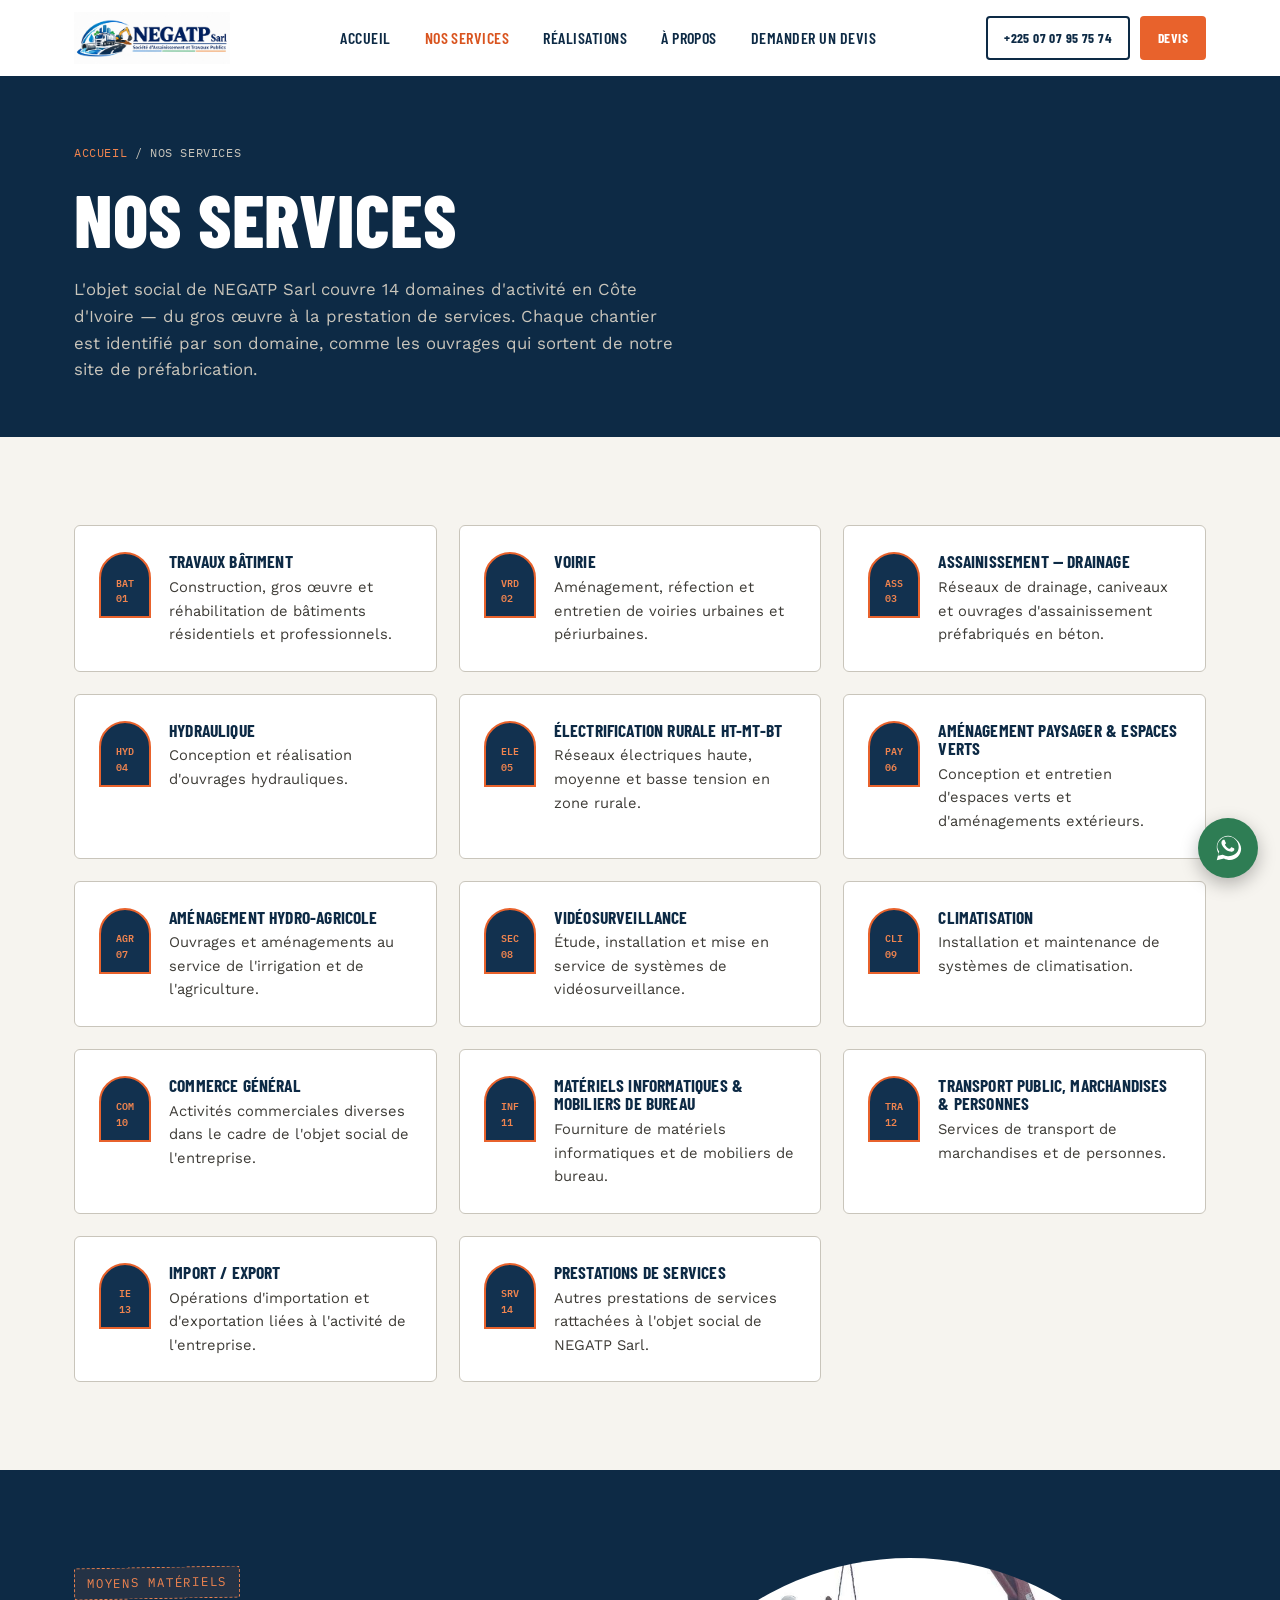
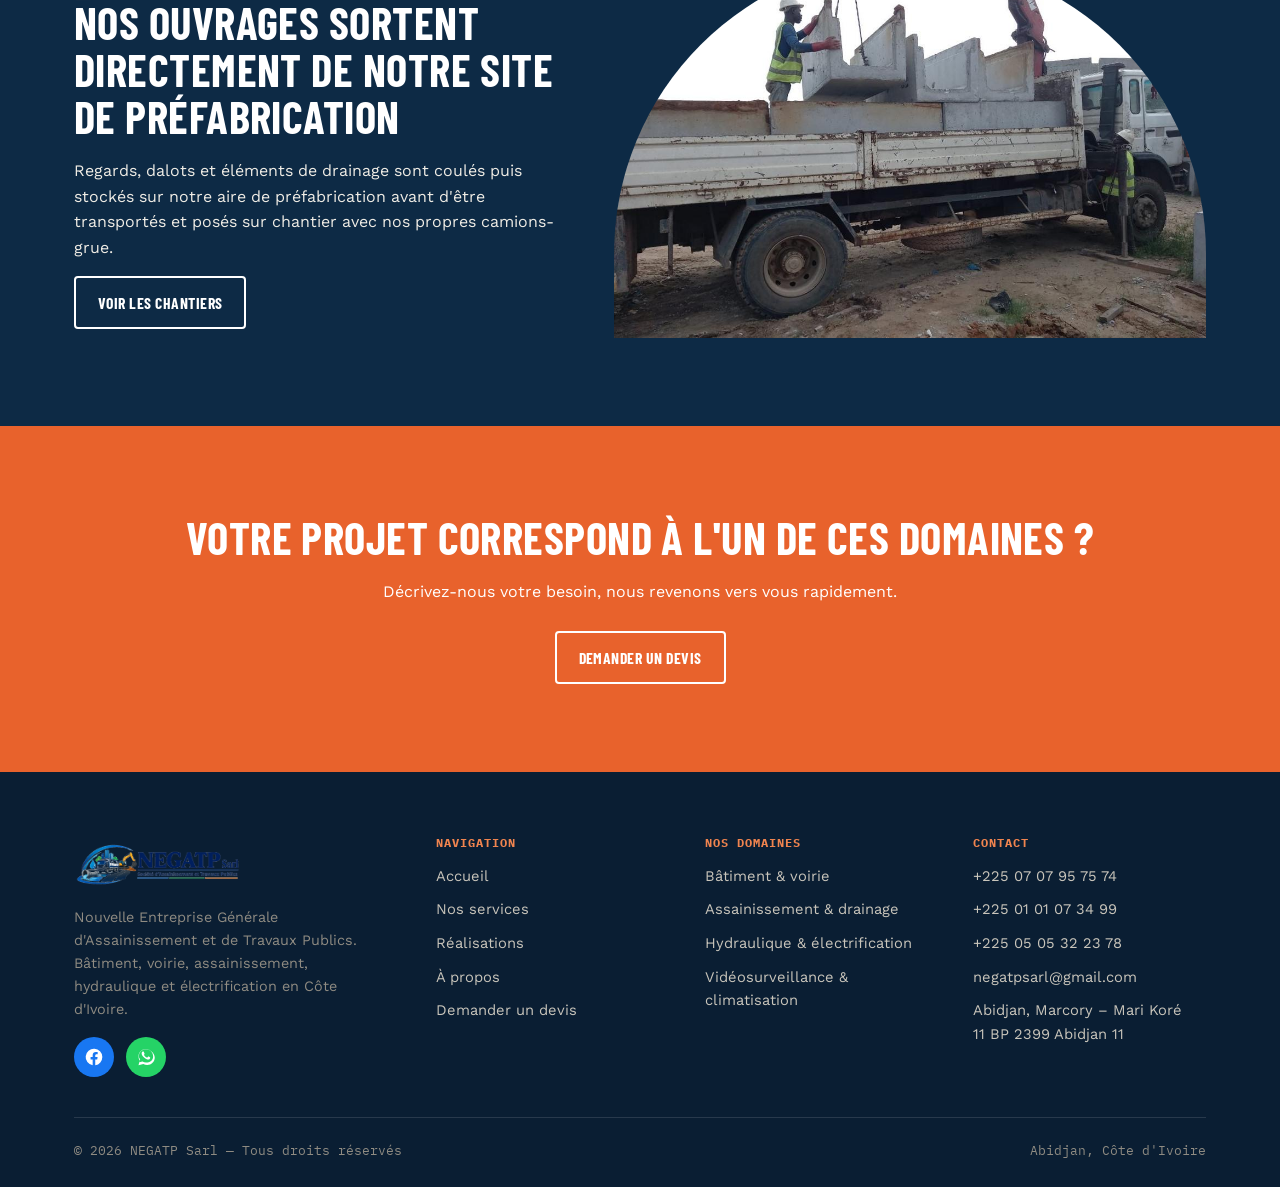
<file: services.html>
<!DOCTYPE html>
<html lang="fr">
<head>
<meta charset="UTF-8">
<meta name="viewport" content="width=device-width, initial-scale=1.0">
<title>Nos services — NEGATP Sarl</title>
<meta name="description" content="Les 14 domaines d'activité de NEGATP Sarl : bâtiment, voirie, assainissement, hydraulique, électrification rurale, vidéosurveillance, climatisation et plus.">
<meta name="robots" content="index, follow">
<link rel="canonical" href="https://www.votre-domaine.ci/services.html">
<meta property="og:type" content="website">
<meta property="og:locale" content="fr_CI">
<meta property="og:site_name" content="NEGATP Sarl">
<meta property="og:title" content="Nos services — NEGATP Sarl">
<meta property="og:description" content="Les 14 domaines d'activité de NEGATP Sarl en Côte d'Ivoire.">
<meta property="og:url" content="https://www.votre-domaine.ci/services.html">
<meta property="og:image" content="https://www.votre-domaine.ci/images/logo/logo.png">
<link rel="preconnect" href="https://fonts.googleapis.com">
<link href="https://fonts.googleapis.com/css2?family=Barlow+Condensed:wght@600;700;800&family=Work+Sans:wght@400;500;600&family=IBM+Plex+Mono:wght@500;600&display=swap" rel="stylesheet">
<link rel="stylesheet" href="css/style.css">
</head>
<body>

<header class="site-header">
  <div class="header-inner">
    <a href="index.html" class="brand">
      <img src="images/logo/logo.png" alt="NEGATP Sarl — Société d'Assainissement et Travaux Publics">
    </a>
    <nav class="main-nav">
      <a href="index.html">Accueil</a>
      <a href="services.html" class="active">Nos services</a>
      <a href="realisations.html">Réalisations</a>
      <a href="apropos.html">À propos</a>
      <a href="devis.html">Demander un devis</a>
    </nav>
    <div class="header-cta">
      <a href="tel:+2250707957574" class="btn btn-outline btn-sm"><svg class="ic-phone" viewBox="0 0 24 24" fill="currentColor"><path d="M6.6 10.8c1.4 2.7 3.6 4.9 6.3 6.3l2.1-2.1c.3-.3.7-.4 1-.2 1.1.4 2.3.6 3.5.6.6 0 1 .4 1 1V20c0 .6-.4 1-1 1C10.9 21 3 13.1 3 3.5c0-.6.4-1 1-1h3.6c.6 0 1 .4 1 1 0 1.2.2 2.4.6 3.5.1.4 0 .8-.2 1.1L6.6 10.8z"/></svg><span class="txt">+225 07 07 95 75 74</span></a>
      <a href="devis.html" class="btn btn-orange btn-sm">Devis</a>
      <button class="nav-toggle" aria-label="Ouvrir le menu"><span></span><span></span><span></span></button>
    </div>
  </div>
</header>

<main>

  <section class="page-hero">
    <div class="container">
      <div class="breadcrumb"><a href="index.html">Accueil</a> / Nos services</div>
      <h1>Nos services</h1>
      <p>L'objet social de NEGATP Sarl couvre 14 domaines d'activité en Côte d'Ivoire — du gros œuvre à la prestation de services. Chaque chantier est identifié par son domaine, comme les ouvrages qui sortent de notre site de préfabrication.</p>
    </div>
  </section>

  <section>
    <div class="container">
      <div class="services-grid">

        <div class="service-card">
          <div class="arch-badge">BAT<br>01</div>
          <div><h3>Travaux bâtiment</h3><p>Construction, gros œuvre et réhabilitation de bâtiments résidentiels et professionnels.</p></div>
        </div>

        <div class="service-card">
          <div class="arch-badge">VRD<br>02</div>
          <div><h3>Voirie</h3><p>Aménagement, réfection et entretien de voiries urbaines et périurbaines.</p></div>
        </div>

        <div class="service-card">
          <div class="arch-badge">ASS<br>03</div>
          <div><h3>Assainissement — drainage</h3><p>Réseaux de drainage, caniveaux et ouvrages d'assainissement préfabriqués en béton.</p></div>
        </div>

        <div class="service-card">
          <div class="arch-badge">HYD<br>04</div>
          <div><h3>Hydraulique</h3><p>Conception et réalisation d'ouvrages hydrauliques.</p></div>
        </div>

        <div class="service-card">
          <div class="arch-badge">ELE<br>05</div>
          <div><h3>Électrification rurale HT-MT-BT</h3><p>Réseaux électriques haute, moyenne et basse tension en zone rurale.</p></div>
        </div>

        <div class="service-card">
          <div class="arch-badge">PAY<br>06</div>
          <div><h3>Aménagement paysager &amp; espaces verts</h3><p>Conception et entretien d'espaces verts et d'aménagements extérieurs.</p></div>
        </div>

        <div class="service-card">
          <div class="arch-badge">AGR<br>07</div>
          <div><h3>Aménagement hydro-agricole</h3><p>Ouvrages et aménagements au service de l'irrigation et de l'agriculture.</p></div>
        </div>

        <div class="service-card">
          <div class="arch-badge">SEC<br>08</div>
          <div><h3>Vidéosurveillance</h3><p>Étude, installation et mise en service de systèmes de vidéosurveillance.</p></div>
        </div>

        <div class="service-card">
          <div class="arch-badge">CLI<br>09</div>
          <div><h3>Climatisation</h3><p>Installation et maintenance de systèmes de climatisation.</p></div>
        </div>

        <div class="service-card">
          <div class="arch-badge">COM<br>10</div>
          <div><h3>Commerce général</h3><p>Activités commerciales diverses dans le cadre de l'objet social de l'entreprise.</p></div>
        </div>

        <div class="service-card">
          <div class="arch-badge">INF<br>11</div>
          <div><h3>Matériels informatiques &amp; mobiliers de bureau</h3><p>Fourniture de matériels informatiques et de mobiliers de bureau.</p></div>
        </div>

        <div class="service-card">
          <div class="arch-badge">TRA<br>12</div>
          <div><h3>Transport public, marchandises &amp; personnes</h3><p>Services de transport de marchandises et de personnes.</p></div>
        </div>

        <div class="service-card">
          <div class="arch-badge">IE<br>13</div>
          <div><h3>Import / export</h3><p>Opérations d'importation et d'exportation liées à l'activité de l'entreprise.</p></div>
        </div>

        <div class="service-card">
          <div class="arch-badge">SRV<br>14</div>
          <div><h3>Prestations de services</h3><p>Autres prestations de services rattachées à l'objet social de NEGATP Sarl.</p></div>
        </div>

      </div>
    </div>
  </section>

  <section class="section-navy">
    <div class="container split">
      <div>
        <span class="stamp">Moyens matériels</span>
        <h2>Nos ouvrages sortent directement de notre site de préfabrication</h2>
        <p>Regards, dalots et éléments de drainage sont coulés puis stockés sur notre aire de préfabrication avant d'être transportés et posés sur chantier avec nos propres camions-grue.</p>
        <a href="realisations.html" class="btn btn-outline-light">Voir les chantiers</a>
      </div>
      <div class="split-visual">
        <div class="arch-frame"><img src="images/gallery/image7.jpg" alt="Éléments de drainage préfabriqués empilés" data-fallback-label="IMAGE7.JPG"></div>
      </div>
    </div>
  </section>

  <section class="cta-band">
    <div class="container">
      <h2>Votre projet correspond à l'un de ces domaines ?</h2>
      <p>Décrivez-nous votre besoin, nous revenons vers vous rapidement.</p>
      <a href="devis.html" class="btn btn-outline-light">Demander un devis</a>
    </div>
  </section>

</main>

<footer class="site-footer">
  <div class="container">
    <div class="footer-grid">
      <div class="footer-brand">
        <img src="images/logo/logo-transparent.png" alt="NEGATP Sarl">
        <p>Nouvelle Entreprise Générale d'Assainissement et de Travaux Publics. Bâtiment, voirie, assainissement, hydraulique et électrification en Côte d'Ivoire.</p>
        <div class="footer-social">
          <a href="https://www.facebook.com/profile.php?id=61593699897939&name=xhp_nt__fb__action__open_user" target="_blank" rel="noopener" aria-label="Facebook" class="fb-icon">
            <svg width="20" height="20" viewBox="0 0 24 24" fill="currentColor"><path d="M22 12a10 10 0 1 0-11.6 9.9v-7H7.9V12h2.5V9.8c0-2.5 1.5-3.9 3.8-3.9 1.1 0 2.2.2 2.2.2v2.5h-1.3c-1.2 0-1.6.8-1.6 1.6V12h2.8l-.4 2.9h-2.4v7A10 10 0 0 0 22 12z"/></svg>
          </a>
          <a href="https://wa.me/2250707957574" target="_blank" rel="noopener" aria-label="WhatsApp" class="wa-icon">
            <svg width="20" height="20" viewBox="0 0 32 32" fill="currentColor"><path d="M16 3C9.4 3 4 8.4 4 15c0 2.4.7 4.6 1.9 6.5L4 29l7.7-1.8c1.9 1 4 1.6 6.3 1.6 6.6 0 12-5.4 12-12S22.6 3 16 3zm0 21.8c-2 0-3.9-.5-5.5-1.5l-.4-.2-4.6 1.1 1.1-4.5-.3-.4C5.2 17.7 4.6 16 4.6 15c0-6.3 5.1-11.4 11.4-11.4S27.4 8.7 27.4 15 22.3 24.8 16 24.8zm6.3-8.5c-.3-.2-2-1-2.3-1.1-.3-.1-.5-.2-.8.2-.2.3-.9 1.1-1.1 1.3-.2.2-.4.2-.7.1-.3-.2-1.4-.5-2.7-1.7-1-.9-1.7-2-1.9-2.3-.2-.3 0-.5.1-.7.1-.1.3-.4.5-.5.2-.2.2-.3.3-.5.1-.2 0-.4 0-.6 0-.2-.8-1.9-1.1-2.6-.3-.7-.6-.6-.8-.6h-.7c-.2 0-.6.1-.9.4-.3.3-1.2 1.1-1.2 2.8s1.2 3.3 1.4 3.5c.2.2 2.4 3.7 5.8 5.1.8.3 1.4.5 1.9.7.8.2 1.5.2 2.1.1.6-.1 2-.8 2.3-1.6.3-.8.3-1.4.2-1.6-.1-.1-.3-.2-.6-.4z"/></svg>
          </a>
        </div>
      </div>
      <div class="footer-col">
        <h4>Navigation</h4>
        <ul>
          <li><a href="index.html">Accueil</a></li>
          <li><a href="services.html">Nos services</a></li>
          <li><a href="realisations.html">Réalisations</a></li>
          <li><a href="apropos.html">À propos</a></li>
          <li><a href="devis.html">Demander un devis</a></li>
        </ul>
      </div>
      <div class="footer-col">
        <h4>Nos domaines</h4>
        <ul>
          <li><a href="services.html">Bâtiment &amp; voirie</a></li>
          <li><a href="services.html">Assainissement &amp; drainage</a></li>
          <li><a href="services.html">Hydraulique &amp; électrification</a></li>
          <li><a href="services.html">Vidéosurveillance &amp; climatisation</a></li>
        </ul>
      </div>
      <div class="footer-col">
        <h4>Contact</h4>
        <ul>
          <li><a href="tel:+2250707957574">+225 07 07 95 75 74</a></li>
          <li><a href="tel:+2250101073499">+225 01 01 07 34 99</a></li>
          <li><a href="tel:+2250505322378">+225 05 05 32 23 78</a></li>
          <li><a href="mailto:negatpsarl@gmail.com">negatpsarl@gmail.com</a></li>
          <li>Abidjan, Marcory – Mari Koré<br>11 BP 2399 Abidjan 11</li>
        </ul>
      </div>
    </div>
    <div class="footer-bottom">
      <span>© 2026 NEGATP Sarl — Tous droits réservés</span>
      <span>Abidjan, Côte d'Ivoire</span>
    </div>
  </div>
</footer>

<a class="wa-float" href="https://wa.me/2250707957574" target="_blank" rel="noopener" aria-label="Discuter sur WhatsApp">
  <svg viewBox="0 0 32 32"><path d="M16 3C9.4 3 4 8.4 4 15c0 2.4.7 4.6 1.9 6.5L4 29l7.7-1.8c1.9 1 4 1.6 6.3 1.6 6.6 0 12-5.4 12-12S22.6 3 16 3zm0 21.8c-2 0-3.9-.5-5.5-1.5l-.4-.2-4.6 1.1 1.1-4.5-.3-.4C5.2 17.7 4.6 16 4.6 15c0-6.3 5.1-11.4 11.4-11.4S27.4 8.7 27.4 15 22.3 24.8 16 24.8zm6.3-8.5c-.3-.2-2-1-2.3-1.1-.3-.1-.5-.2-.8.2-.2.3-.9 1.1-1.1 1.3-.2.2-.4.2-.7.1-.3-.2-1.4-.5-2.7-1.7-1-.9-1.7-2-1.9-2.3-.2-.3 0-.5.1-.7.1-.1.3-.4.5-.5.2-.2.2-.3.3-.5.1-.2 0-.4 0-.6 0-.2-.8-1.9-1.1-2.6-.3-.7-.6-.6-.8-.6h-.7c-.2 0-.6.1-.9.4-.3.3-1.2 1.1-1.2 2.8s1.2 3.3 1.4 3.5c.2.2 2.4 3.7 5.8 5.1.8.3 1.4.5 1.9.7.8.2 1.5.2 2.1.1.6-.1 2-.8 2.3-1.6.3-.8.3-1.4.2-1.6-.1-.1-.3-.2-.6-.4z"/></svg>
</a>

<script src="js/main.js"></script>
</body>
</html>
</file>
<file: css/style.css>
/* ============================================
   NEGATP Sarl — style.css
   Palette : bleu marine (identité), orange chantier, gris béton
   Signature visuelle : cadre en arche, inspiré des buses/dalots
   fabriqués par l'entreprise (visible sur les photos de chantier).
   Codes monospace "tamponnés" inspirés des marquages coulés
   sur le béton (ex. "05x09 15904.5").
   ============================================ */

:root{
  --navy-950:#0a1e33;
  --navy-900:#0d2a45;
  --navy-800:#12314f;
  --navy-700:#1a4670;
  --orange-600:#d9541f;
  --orange-500:#e8622c;
  --orange-400:#f0844f;
  --green-600:#2e7d54;
  --concrete-900:#3d3b36;
  --concrete-500:#8f8b82;
  --concrete-300:#c9c5bb;
  --concrete-100:#efece5;
  --paper:#f6f4ef;
  --white:#ffffff;
  --ink:#1c1b18;

  --font-display:'Barlow Condensed', sans-serif;
  --font-body:'Work Sans', sans-serif;
  --font-mono:'IBM Plex Mono', monospace;

  --radius-arch: 999px 999px 0 0;
  --container: 1180px;
}

*,*::before,*::after{ box-sizing:border-box; }
html{ scroll-behavior:smooth; }
body{
  margin:0;
  font-family:var(--font-body);
  color:var(--ink);
  background:var(--paper);
  line-height:1.6;
  -webkit-font-smoothing:antialiased;
}
img{ max-width:100%; display:block; }
a{ color:inherit; text-decoration:none; }
ul{ list-style:none; margin:0; padding:0; }
h1,h2,h3,h4{
  font-family:var(--font-display);
  text-transform:uppercase;
  letter-spacing:0.01em;
  line-height:1.05;
  margin:0 0 0.4em;
  color:var(--navy-900);
}
h1{ font-weight:800; font-size:clamp(2.4rem,6vw,4.6rem); }
h2{ font-weight:700; font-size:clamp(1.8rem,4vw,2.8rem); }
h3{ font-weight:700; font-size:1.35rem; }
p{ margin:0 0 1em; }
.container{
  max-width:var(--container);
  margin:0 auto;
  padding:0 24px;
}
section{ padding:88px 0; }
.section-alt{ background:var(--concrete-100); }
.section-navy{ background:var(--navy-900); color:var(--concrete-100); }
.section-navy h2, .section-navy h3{ color:var(--white); }

/* --- Focus visibility --- */
a:focus-visible, button:focus-visible, input:focus-visible, textarea:focus-visible, select:focus-visible{
  outline:3px solid var(--orange-500);
  outline-offset:2px;
}

/* --- Code tag : marquage "tampon béton" --- */
.stamp{
  display:inline-flex;
  align-items:center;
  gap:8px;
  font-family:var(--font-mono);
  font-size:0.78rem;
  letter-spacing:0.14em;
  text-transform:uppercase;
  color:var(--orange-600);
  border:1.5px dashed var(--orange-500);
  padding:5px 12px;
  border-radius:3px;
  transform:rotate(-1deg);
  background:rgba(232,98,44,0.06);
}
.section-navy .stamp{
  color:var(--orange-400);
  border-color:var(--orange-400);
  background:rgba(240,132,79,0.1);
}

/* --- Arche signature (forme des buses/dalots) --- */
.arch-frame{
  position:relative;
  border-radius:var(--radius-arch);
  overflow:hidden;
  background:var(--concrete-300);
}
.arch-frame img, .arch-frame .ph{
  width:100%; height:100%;
  object-fit:cover;
  display:block;
}
.arch-badge{
  width:64px; height:80px;
  border-radius:var(--radius-arch);
  background:var(--navy-800);
  color:var(--orange-400);
  display:flex;
  align-items:flex-end;
  justify-content:center;
  padding-bottom:10px;
  font-family:var(--font-mono);
  font-weight:600;
  font-size:0.72rem;
  flex-shrink:0;
  border:2px solid var(--orange-500);
}

/* --- Placeholder image (avant ajout des vraies photos) --- */
.ph{
  width:100%; height:100%;
  display:flex;
  align-items:center;
  justify-content:center;
  background:repeating-linear-gradient(135deg, var(--concrete-300), var(--concrete-300) 10px, var(--concrete-100) 10px, var(--concrete-100) 20px);
  color:var(--concrete-900);
  font-family:var(--font-mono);
  font-size:0.75rem;
  text-align:center;
  padding:8px;
}

/* ============ HEADER ============ */
.site-header{
  position:sticky; top:0; z-index:100;
  background:var(--white);
  border-bottom:3px solid var(--navy-900);
}
.header-inner{
  display:flex;
  align-items:center;
  justify-content:space-between;
  gap:24px;
  padding:12px 24px;
  max-width:var(--container);
  margin:0 auto;
}
.brand{ display:flex; align-items:center; gap:12px; }
.brand img{ height:52px; width:auto; }
.brand-text{
  font-family:var(--font-mono);
  font-size:0.7rem;
  letter-spacing:0.06em;
  color:var(--concrete-900);
  display:none;
}
.main-nav{ display:flex; align-items:center; gap:2px; }
.main-nav a{
  font-family:var(--font-display);
  text-transform:uppercase;
  font-weight:600;
  letter-spacing:0.03em;
  font-size:1rem;
  padding:10px 16px;
  border-radius:4px;
  color:var(--navy-900);
  transition:background .15s, color .15s;
}
.main-nav a:hover{ background:var(--concrete-100); }
.main-nav a.active{ color:var(--orange-600); }
.header-cta{
  display:flex; align-items:center; gap:10px;
}
.btn{
  display:inline-flex;
  align-items:center;
  gap:8px;
  font-family:var(--font-display);
  text-transform:uppercase;
  font-weight:700;
  letter-spacing:0.03em;
  font-size:0.98rem;
  padding:12px 22px;
  border-radius:4px;
  border:2px solid transparent;
  cursor:pointer;
  transition:transform .15s, background .15s, color .15s, border-color .15s;
}
.btn:hover{ transform:translateY(-2px); }
.btn-orange{ background:var(--orange-500); color:var(--white); }
.btn-orange:hover{ background:var(--orange-600); }
.btn-navy{ background:var(--navy-900); color:var(--white); }
.btn-navy:hover{ background:var(--navy-950); }
.btn-outline{ background:transparent; border-color:var(--navy-900); color:var(--navy-900); }
.btn-outline:hover{ background:var(--navy-900); color:var(--white); }
.btn-outline-light{ background:transparent; border-color:var(--white); color:var(--white); }
.btn-outline-light:hover{ background:var(--white); color:var(--navy-900); }
.btn-sm{ padding:9px 16px; font-size:0.85rem; }

.nav-toggle{
  display:none;
  background:none; border:none; cursor:pointer;
  padding:8px;
}
.nav-toggle span{
  display:block; width:26px; height:3px; margin:5px 0;
  background:var(--navy-900);
}

/* ============ HERO ============ */
.hero{
  position:relative;
  background:linear-gradient(180deg, var(--navy-950) 0%, var(--navy-800) 100%);
  color:var(--white);
  overflow:hidden;
  padding:70px 0 0;
}
.hero-grid{
  display:grid;
  grid-template-columns:1.1fr 0.9fr;
  gap:40px;
  align-items:center;
}
.hero-eyebrow{ margin-bottom:22px; }
.hero h1{ color:var(--white); margin-bottom:0.3em; }
.hero h1 em{
  font-style:normal;
  color:var(--orange-400);
}
.hero-lede{
  font-size:1.15rem;
  color:var(--concrete-300);
  max-width:46ch;
  margin-bottom:2em;
}
.hero-actions{ display:flex; gap:14px; flex-wrap:wrap; margin-bottom:56px; }
.hero-visual{
  height:420px;
  align-self:end;
}
.hero-strip{
  border-top:1px solid rgba(255,255,255,0.14);
  padding:22px 0;
}
.hero-strip .container{
  display:flex;
  gap:0;
  overflow-x:auto;
}
.hero-strip-item{
  flex:1 0 auto;
  min-width:190px;
  padding:0 26px;
  border-left:1px solid rgba(255,255,255,0.14);
  font-family:var(--font-mono);
  font-size:0.78rem;
  letter-spacing:0.05em;
  color:var(--concrete-300);
  text-transform:uppercase;
}
.hero-strip-item:first-child{ padding-left:0; border-left:none; }
.hero-strip-item strong{
  display:block;
  font-family:var(--font-display);
  font-size:1.7rem;
  color:var(--white);
  text-transform:none;
  letter-spacing:0;
}

/* ============ INTRO / SPLIT ============ */
.split{
  display:grid;
  grid-template-columns:0.9fr 1.1fr;
  gap:56px;
  align-items:center;
}
.split.reverse{ grid-template-columns:1.1fr 0.9fr; }
.split.reverse .split-visual{ order:2; }
.split-visual .arch-frame{ height:380px; }

/* ============ SERVICES GRID ============ */
.services-grid{
  display:grid;
  grid-template-columns:repeat(auto-fit, minmax(270px,1fr));
  gap:22px;
}
.service-card{
  background:var(--white);
  border:1px solid var(--concrete-300);
  border-radius:6px;
  padding:26px 24px 24px;
  display:flex;
  gap:18px;
  transition:border-color .15s, transform .15s;
}
.service-card:hover{ border-color:var(--orange-500); transform:translateY(-3px); }
.service-card .arch-badge{ width:52px; height:66px; font-size:0.62rem; }
.service-card h3{ font-size:1.1rem; margin-bottom:0.3em; }
.service-card p{ font-size:0.92rem; color:var(--concrete-900); margin:0; }

/* ============ CARDS / VALUES ============ */
.value-grid{
  display:grid;
  grid-template-columns:repeat(auto-fit, minmax(240px,1fr));
  gap:24px;
}
.value-card{
  padding:28px;
  background:var(--white);
  border-left:4px solid var(--orange-500);
  border-radius:4px;
}

/* ============ GALLERY ============ */
.filter-bar{
  display:flex; flex-wrap:wrap; gap:10px;
  margin-bottom:36px;
}
.filter-btn{
  font-family:var(--font-mono);
  font-size:0.78rem;
  letter-spacing:0.06em;
  text-transform:uppercase;
  padding:9px 16px;
  border-radius:20px;
  border:1.5px solid var(--navy-800);
  background:transparent;
  color:var(--navy-800);
  cursor:pointer;
  transition:background .15s, color .15s;
}
.filter-btn.active, .filter-btn:hover{
  background:var(--navy-900); color:var(--white);
}
.gallery-grid{
  display:grid;
  grid-template-columns:repeat(auto-fill, minmax(260px,1fr));
  gap:20px;
}
.gallery-item{ display:flex; flex-direction:column; gap:10px; }
.gallery-item .arch-frame{ height:230px; }
.gallery-cap{
  font-family:var(--font-mono);
  font-size:0.74rem;
  color:var(--concrete-900);
  letter-spacing:0.03em;
}
.gallery-item[hidden]{ display:none; }

/* ============ ABOUT / STATS ============ */
.stat-row{
  display:grid;
  grid-template-columns:repeat(auto-fit,minmax(150px,1fr));
  gap:24px;
  margin:40px 0;
}
.stat{
  border-top:3px solid var(--orange-500);
  padding-top:14px;
}
.stat strong{
  display:block;
  font-family:var(--font-display);
  font-size:2.4rem;
  color:var(--navy-900);
}
.stat span{
  font-family:var(--font-mono);
  font-size:0.75rem;
  text-transform:uppercase;
  color:var(--concrete-900);
  letter-spacing:0.05em;
}
.legal-box{
  background:var(--white);
  border:1px solid var(--concrete-300);
  border-radius:6px;
  padding:28px 30px;
  font-size:0.94rem;
}
.legal-box dt{ font-family:var(--font-mono); font-size:0.72rem; text-transform:uppercase; color:var(--orange-600); margin-top:14px; }
.legal-box dt:first-child{ margin-top:0; }
.legal-box dd{ margin:2px 0 0; }

/* ============ DEVIS / FORM ============ */
.devis-layout{
  display:grid;
  grid-template-columns:1.15fr 0.85fr;
  gap:48px;
  align-items:start;
}
.form-card{
  background:var(--white);
  border:1px solid var(--concrete-300);
  border-radius:8px;
  padding:36px;
}
.form-row{ margin-bottom:20px; }
.form-row.two{ display:grid; grid-template-columns:1fr 1fr; gap:16px; }
label{
  display:block;
  font-family:var(--font-mono);
  font-size:0.75rem;
  text-transform:uppercase;
  letter-spacing:0.05em;
  margin-bottom:6px;
  color:var(--navy-900);
}
input, select, textarea{
  width:100%;
  font-family:var(--font-body);
  font-size:1rem;
  padding:12px 14px;
  border:1.5px solid var(--concrete-300);
  border-radius:4px;
  background:var(--paper);
  color:var(--ink);
}
input:focus, select:focus, textarea:focus{
  border-color:var(--orange-500);
  outline:none;
}
textarea{ resize:vertical; min-height:120px; }
.form-note{
  font-size:0.82rem;
  color:var(--concrete-900);
  margin-top:16px;
}
.form-status{
  margin-top:18px;
  padding:14px 16px;
  border-radius:4px;
  font-size:0.92rem;
  display:none;
}
.form-status.show{ display:block; }
.form-status.ok{ background:#e5f3ea; color:var(--green-600); border:1px solid var(--green-600); }
.form-status.err{ background:#fbeae3; color:var(--orange-600); border:1px solid var(--orange-500); }

.contact-block{
  background:var(--navy-900);
  color:var(--white);
  border-radius:8px;
  padding:34px;
}
.contact-block h3{ color:var(--white); }
.contact-line{
  display:flex; gap:12px; align-items:flex-start;
  margin-bottom:18px;
  font-size:0.98rem;
}
.contact-line .ic{
  width:22px; flex-shrink:0; color:var(--orange-400);
}
.contact-block hr{
  border:none; border-top:1px solid rgba(255,255,255,0.15);
  margin:22px 0;
}

/* ============ CTA BAND ============ */
.cta-band{
  background:var(--orange-500);
  color:var(--white);
  text-align:center;
}
.cta-band h2{ color:var(--white); }
.cta-band .btn-outline-light{ margin-top:10px; }

/* ============ FOOTER ============ */
.site-footer{
  background:var(--navy-950);
  color:var(--concrete-300);
  padding:64px 0 26px;
}
.footer-grid{
  display:grid;
  grid-template-columns:1.4fr 1fr 1fr 1fr;
  gap:36px;
  padding-bottom:40px;
  border-bottom:1px solid rgba(255,255,255,0.12);
}
.footer-brand img{ height:56px; margin-bottom:14px; }
.footer-brand p{ font-size:0.9rem; color:var(--concrete-500); max-width:32ch; }
.footer-col h4{
  font-family:var(--font-mono);
  color:var(--orange-400);
  font-size:0.78rem;
  text-transform:uppercase;
  letter-spacing:0.08em;
  margin-bottom:16px;
}
.footer-col li{ margin-bottom:10px; font-size:0.92rem; }
.footer-col a:hover{ color:var(--white); }
.footer-social{ display:flex; gap:12px; margin-top:16px; }
.footer-social a{
  width:40px; height:40px;
  border-radius:50%;
  display:flex; align-items:center; justify-content:center;
  transition:transform .15s, filter .15s;
  color:#fff;
}
.footer-social a:hover{ transform:translateY(-2px); filter:brightness(1.1); }
.footer-social a.fb-icon{ background:#1877F2; }
.footer-social a.wa-icon{ background:#25D366; }
.footer-bottom{
  display:flex; justify-content:space-between; align-items:center;
  flex-wrap:wrap; gap:10px;
  padding-top:22px;
  font-size:0.82rem;
  color:var(--concrete-500);
  font-family:var(--font-mono);
}

/* ============ WHATSAPP FLOAT ============ */
.wa-float{
  position:fixed;
  bottom:22px; right:22px;
  width:60px; height:60px;
  background:var(--green-600);
  border-radius:50%;
  display:flex; align-items:center; justify-content:center;
  box-shadow:0 6px 18px rgba(0,0,0,0.28);
  z-index:200;
  transition:transform .15s;
}
.wa-float:hover{ transform:scale(1.07); }
.wa-float svg{ width:30px; height:30px; fill:var(--white); }

/* ============ PAGE HEADER (sous-pages) ============ */
.page-hero{
  background:var(--navy-900);
  color:var(--white);
  padding:64px 0 54px;
}
.page-hero h1{ color:var(--white); margin-bottom:0.25em; }
.page-hero p{ color:var(--concrete-300); max-width:60ch; font-size:1.05rem; margin:0; }
.breadcrumb{
  font-family:var(--font-mono);
  font-size:0.75rem;
  color:var(--concrete-300);
  text-transform:uppercase;
  letter-spacing:0.05em;
  margin-bottom:18px;
}
.breadcrumb a{ color:var(--orange-400); }

/* ============ RESPONSIVE ============ */
@media (max-width: 900px){
  .hero-grid, .split, .split.reverse, .devis-layout{
    grid-template-columns:1fr;
  }
  .split.reverse .split-visual{ order:0; }
  .hero-visual{ height:260px; }
  .footer-grid{ grid-template-columns:1fr 1fr; }

  .site-header{ position:sticky; }
  .header-inner{ position:relative; flex-wrap:nowrap; }
  .main-nav{
    display:none;
    position:absolute;
    top:100%; left:0; right:0;
    background:var(--white);
    flex-direction:column;
    align-items:stretch;
    gap:0;
    padding:8px 16px 16px;
    box-shadow:0 12px 20px rgba(0,0,0,0.12);
    border-bottom:3px solid var(--navy-900);
  }
  .main-nav a{ padding:14px 8px; border-bottom:1px solid var(--concrete-100); }
  .site-header.open .main-nav{ display:flex; }

  .header-cta{ flex-shrink:0; gap:8px; }
  .header-cta .btn-outline .txt{ display:none; }
  .header-cta .btn-outline{
    padding:10px; border-radius:50%;
    width:42px; height:42px; justify-content:center;
  }
  .header-cta .btn-outline .ic-phone{ display:inline-flex; }

  .nav-toggle{ display:flex; flex-direction:column; justify-content:center; flex-shrink:0; }

  .form-row.two{ grid-template-columns:1fr; }
}
@media (max-width: 560px){
  .footer-grid{ grid-template-columns:1fr; }
  .header-cta .btn-orange{ display:none; }
}
.ic-phone{ display:none; width:18px; height:18px; flex-shrink:0; }

@media (prefers-reduced-motion: reduce){
  *{ animation-duration:0.001ms !important; transition-duration:0.001ms !important; }
}
</file>
